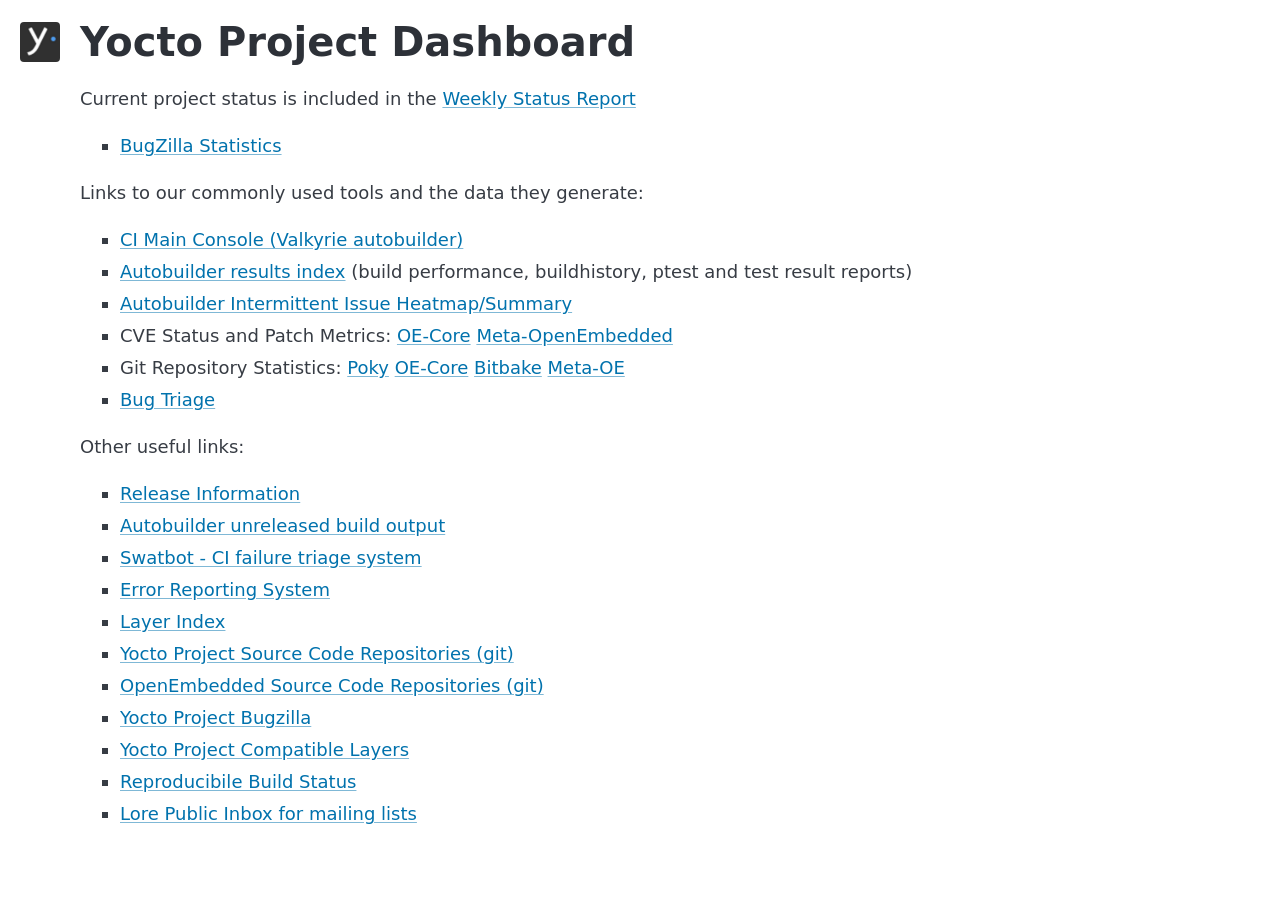
<file: scripts/dashboard/index.html>
<!DOCTYPE html>
<html>

<head>
  <title>Yocto Project Dashboard</title>
  <meta name="viewport" content="width=device-width, initial-scale=1.0">
  <link rel="stylesheet" href="resources/pico.fluid.classless.min.css">
  <link rel="stylesheet" href="resources/shared-styles.css">
  <link rel="apple-touch-icon" sizes="144x144" href="resources/apple-touch-icon.png">
  <link rel="icon" type="image/png" sizes="32x32" href="resources/favicon-32x32.png">
  <link rel="icon" type="image/png" sizes="16x16" href="resources/favicon-16x16.png">
</head>

<body>
  <main>
    <h1 class="with-logo">Yocto Project Dashboard</h1>
    <section>
      <p>Current project status is included in the <a href="https://wiki.yoctoproject.org/wiki/Weekly_Status">Weekly Status Report</a></p>
      <ul>
        <li><a href="bugzilla_stats.html">BugZilla Statistics</a></li>
      </ul>
      <p>Links to our commonly used tools and the data they generate:</p>
      <ul>
        <li><a href="https://autobuilder.yoctoproject.org/valkyrie/#/console">CI Main Console (Valkyrie autobuilder)</a></li>
        <li><a href="https://valkyrie.yocto.io/pub/non-release/">Autobuilder results index</a> (build performance, buildhistory, ptest and test result reports)</li>
        <li><a href="https://valkyrie.yocto.io/pub/non-release/abint/">Autobuilder Intermittent Issue Heatmap/Summary</a></li>
        <li>CVE Status and Patch Metrics: <a href="https://valkyrie.yocto.io/pub/non-release/patchmetrics/">OE-Core</a> <a href="https://valkyrie.yocto.io/pub/non-release/patchmetrics-meta-oe/">Meta-OpenEmbedded</a></li>
        <li>Git Repository Statistics: <a href="https://dashboard.yoctoproject.org/gitstats/poky/">Poky</a> <a href="https://dashboard.yoctoproject.org/gitstats/oecore/">OE-Core</a> <a href="https://dashboard.yoctoproject.org/gitstats/bitbake/">Bitbake</a> <a href="https://dashboard.yoctoproject.org/gitstats/meta-openembedded/">Meta-OE</a></li>
        <li><a href="bugtriage/">Bug Triage</a></li>
      </ul>
      <p>Other useful links:</p>
      </p>
      <ul>
        <li><a href="https://www.yoctoproject.org/development/releases/">Release Information</a></li>
        <li><a href="https://valkyrie.yocto.io/pub/">Autobuilder unreleased build output</a></li>
        <li><a href="https://swatbot.yoctoproject.org/">Swatbot - CI failure triage system</a></li>
        <li><a href="https://errors.yoctoproject.org/">Error Reporting System</a></li>
        <li><a href="https://layers.openembedded.org/">Layer Index</a></li>
        <li><a href="https://git.yoctoproject.org/">Yocto Project Source Code Repositories (git)</a></li>
        <li><a href="https://git.openembedded.org/">OpenEmbedded Source Code Repositories (git)</a></li>
        <li><a href="https://bugzilla.yoctoproject.org/">Yocto Project Bugzilla</a></li>
        <li><a href="https://www.yoctoproject.org/development/yocto-project-compatible-layers/">Yocto Project Compatible Layers</a></li>
        <li><a href="https://www.yoctoproject.org/reproducible-build-results/">Reproducibile Build Status</a></li>
        <li><a href="https://lore.kernel.org/">Lore Public Inbox for mailing lists</a></li>
      </ul>
    </section>
  </main>
</body>

</html>
</file>
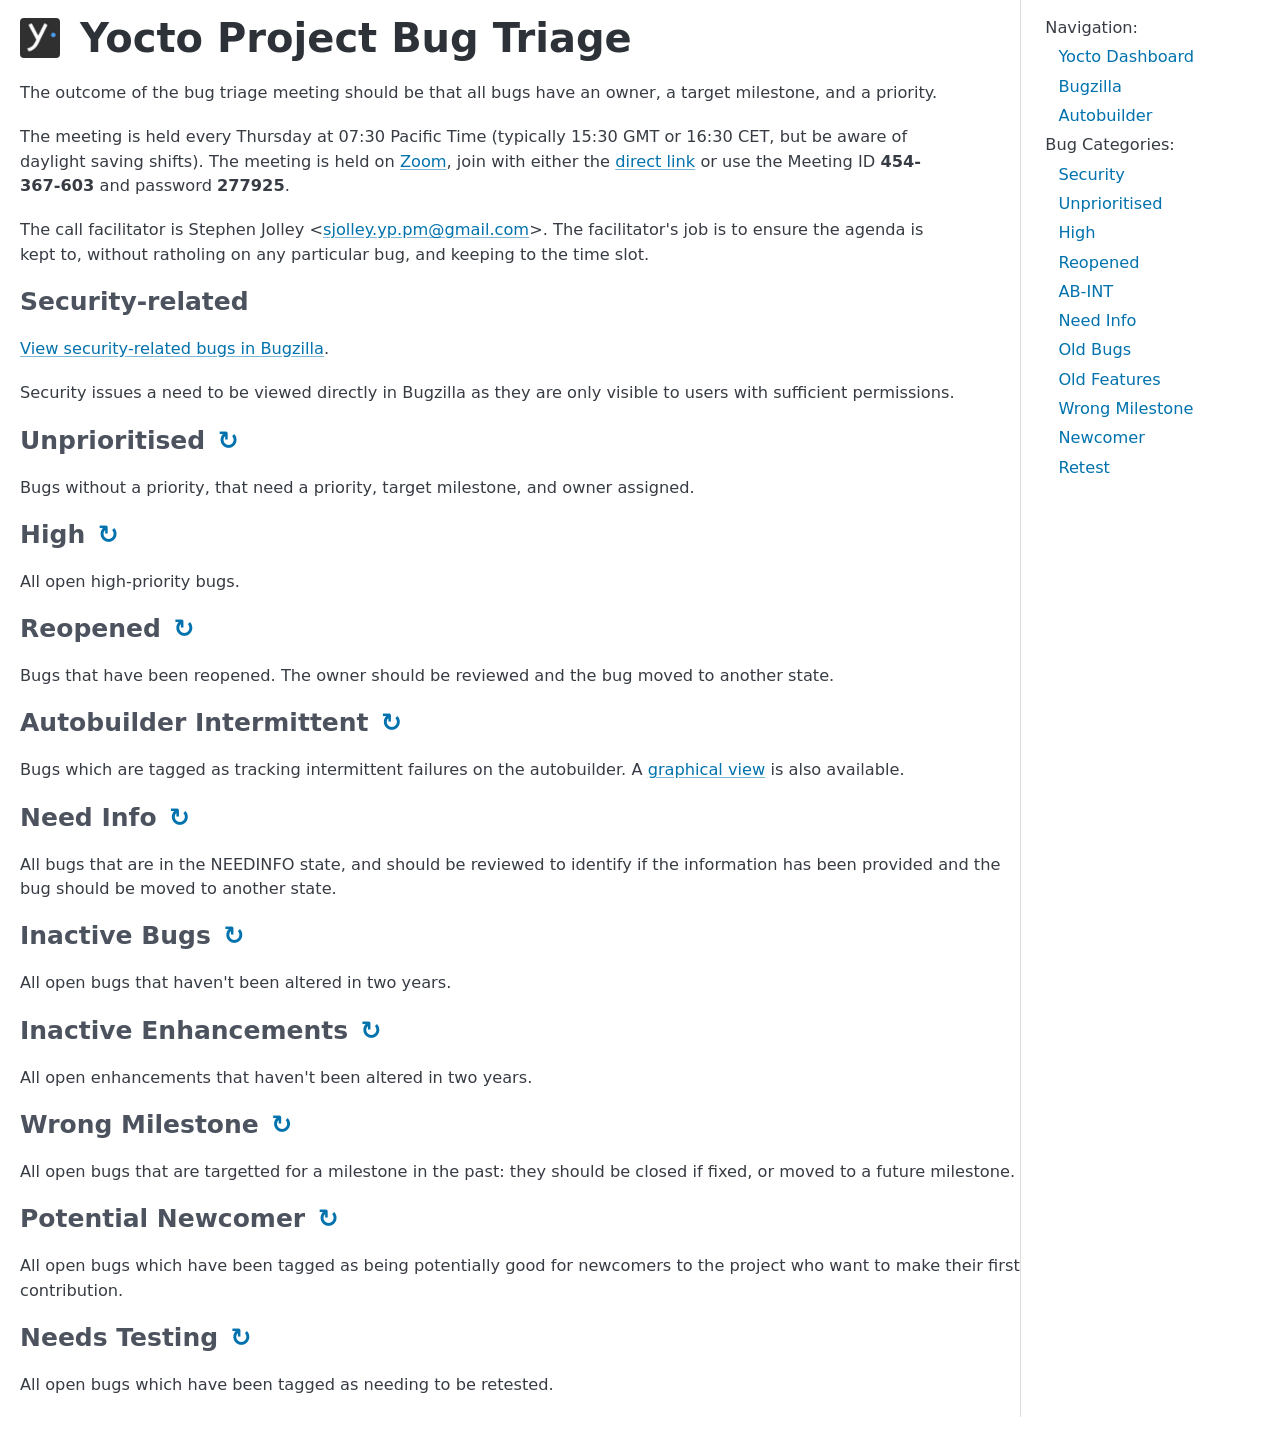
<file: scripts/dashboard/bugtriage/index.html>
<!DOCTYPE html>
<html lang="en">

<head>
  <meta charset="UTF-8">
  <meta name="viewport" content="width=device-width, initial-scale=1.0">
  <title>Bug Triage</title>
  <link rel="stylesheet" href="../resources/pico.fluid.classless.min.css">
  <link rel="stylesheet" href="../resources/shared-styles.css">
  <link rel="apple-touch-icon" sizes="144x144" href="../resources/apple-touch-icon.png">
  <link rel="icon" type="image/png" sizes="32x32" href="../resources/favicon-32x32.png">
  <link rel="icon" type="image/png" sizes="16x16" href="../resources/favicon-16x16.png">
  <script src="vanillajs-scrollspy.min.js"></script>
  <style>

    body {
      font-size: 0.9rem;
    }

    body>main {
      padding-block-start: 0;
    }

    section {
      margin-inline-start: 0;
    }

    .spread {
      display: flex;
      justify-content: space-between;
    }

    .content-with-sidebar {
      display: flex;
      flex-wrap: nowrap;
      flex-direction: row-reverse;
    }

    .content {
      padding-block-start: 1em;
    }

    .sidebar {
      border-left: 1px solid #ddd;
      width: 12rem;
      flex-shrink: 0;
    }

    th,
    td {
      padding-inline: 0.25em;
    }

    tr {
      vertical-align: top;
    }

    tr td:nth-child(2) {
      word-break: break-word;
    }

    th:last-of-type span {
      justify-content: end;
    }

    #table-of-contents {
      position: fixed;
      margin: 0.5em 1em;
    }

    #table-of-contents ul {
      padding: 0;
      margin: 0.5em;
    }

    #table-of-contents li {
      list-style: none;
    }

    #table-of-contents a {
      text-decoration: none;
      padding-inline-start: 0.5em;
      border-left: 5px solid transparent;
    }

    #table-of-contents a.active {
      font-weight: bold;
      border-left-color: var(--pico-primary);
    }

    .bug-count {
      padding-inline: 0.25em;
    }

    .reload-button {
      cursor: pointer;
      text-decoration: none;
      font-size: 0;
    }

    .reload-button::after {
      content: "↻";
      font-size: 1.25rem;
      display: inline-block;
    }

    .spin:after {
      animation: spinner 2s infinite linear;
    }

    @keyframes spinner {to{transform: rotate(1turn)}}

    [href="#top"] {
      cursor: pointer;
      text-decoration: none;
      font-size: 1em;
      padding-inline-end: 1em;
    }

    .table-container {
      margin-inline-start: 0;
      margin-inline-end: 0;
      max-width: calc(100vw - 14rem);
    }

    th {
      cursor: pointer;
    }

    th span {
      display: flex;
      flex-direction: row;
      flex-wrap: nowrap;
      align-items: center;
      gap: 0.5em;
    }

    th span:after {
      content: "";
      background-image: url("data:image/svg+xml,%3Csvg xmlns='http://www.w3.org/2000/svg' viewBox='0 0 640 640'%3E%3C!--!Font Awesome Free v7.2.0 by @fontawesome - https://fontawesome.com License - https://fontawesome.com/license/free Copyright 2026 Fonticons, Inc.--%3E%3Cpath d='M130.4 268.2C135.4 280.2 147 288 160 288L480 288C492.9 288 504.6 280.2 509.6 268.2C514.6 256.2 511.8 242.5 502.7 233.3L342.7 73.3C330.2 60.8 309.9 60.8 297.4 73.3L137.4 233.3C128.2 242.5 125.5 256.2 130.5 268.2zM130.4 371.7C125.4 383.7 128.2 397.4 137.3 406.6L297.3 566.6C309.8 579.1 330.1 579.1 342.6 566.6L502.6 406.6C511.8 397.4 514.5 383.7 509.5 371.7C504.5 359.7 492.9 352 480 352L160 352C147.1 352 135.4 359.8 130.4 371.8z'/%3E%3C/svg%3E");
      color: #111;
      opacity: 0.25;
      width: 1em;
      height: 1em;
    }
    
    @media (prefers-color-scheme: dark) {
      th span:after {
        color: #EEE;
      }
    }

    th[aria-sort="ascending"] span:after {
      content: "";
      background-image: url("data:image/svg+xml,%3Csvg xmlns='http://www.w3.org/2000/svg' viewBox='0 0 640 640'%3E%3C!--!Font Awesome Free v7.2.0 by @fontawesome - https://fontawesome.com License - https://fontawesome.com/license/free Copyright 2026 Fonticons, Inc.--%3E%3Cpath d='M160 288C147.1 288 135.4 280.2 130.4 268.2C125.4 256.2 128.2 242.5 137.4 233.4L297.4 73.4C309.9 60.9 330.2 60.9 342.7 73.4L502.7 233.4C511.9 242.6 514.6 256.3 509.6 268.3C504.6 280.3 492.9 288 480 288L160 288z'/%3E%3C/svg%3E");
      opacity: 1;
    }
    
    th[aria-sort="descending"] span:after {
      content: "";
      background-image: url("data:image/svg+xml,%3Csvg xmlns='http://www.w3.org/2000/svg' viewBox='0 0 640 640'%3E%3C!--!Font Awesome Free v7.2.0 by @fontawesome - https://fontawesome.com License - https://fontawesome.com/license/free Copyright 2026 Fonticons, Inc.--%3E%3Cpath d='M160 352C147.1 352 135.4 359.8 130.4 371.8C125.4 383.8 128.2 397.5 137.4 406.6L297.4 566.6C309.9 579.1 330.2 579.1 342.7 566.6L502.7 406.6C511.9 397.4 514.6 383.7 509.6 371.7C504.6 359.7 492.9 352 480 352L160 352z'/%3E%3C/svg%3E");
      opacity: 1;
    }

    #nav-drawer-open, 
    #nav-drawer-close {
      display: none;
      cursor: pointer;
      font-size: 2.5rem;
      line-height: 0.9em;
    } 

    #nav-drawer-open {
      margin-inline-end: 0.75em;
    }

    #nav-drawer-close {
      width: 100%;
      text-align: right;
      margin-top: 0.35em;
      padding-inline-end: 0.4em;
    }
    
    @media (max-width: 1023px) {
      body>main {
        padding-right: 0;
      }
      #nav-drawer-open, 
      #nav-drawer-close {
        display: block;
      } 
      .spread {
        display: flex;
        justify-content: space-between;
      }
      .sticky {
        position: sticky;
        top: 0;
        margin-inline-start: calc(var(--pico-block-spacing-horizontal) * -1);
        padding-inline-start: var(--pico-block-spacing-horizontal);
        margin-block-start: calc(var(--pico-block-spacing-vertical) * -1);
        padding-block-start: var(--pico-block-spacing-vertical);
        background-color: white;
        z-index: 1;
      }

      body.show-nav .sidebar{
        transform: translateX(0em);
      }
      .sidebar {
        display: block;
        position: fixed;
        background: white;
        height: 100vh;
        z-index: 1;
        transform: translateX(22em);
        width: auto;
        transition: all 0.5s;
        overflow-y: auto;
        z-index: 2;
      }
      #table-of-contents {
        position: relative;
        margin-bottom: 2em;
      }
      section {
        margin-inline: 0;
      }
      .table-container {
        overflow-x: auto;
        max-width: 95vw;
      }
      /* make summary column fixed width on small screens */
      td:nth-child(2) {
        min-width: 30ch;
      }
    }
  </style>
</head>

<body>
  <main>
    <div class="content-with-sidebar">
      <div class="sidebar">
        <div id="table-of-contents">
          <div id="nav-drawer-close">×</div>
          <ul>
            <li>Navigation:</li>
            <li><a href="/">Yocto Dashboard</a></li>
            <li><a href="https://bugzilla.yoctoproject.org/">Bugzilla</a></li>
            <li><a href="https://autobuilder.yoctoproject.org/">Autobuilder</a></li>
            <li>Bug Categories:</li>
            <li><a href="#security-container">Security<span class="bug-count"></span></a></li>
            <li><a href="#unprioritised-container">Unprioritised<span class="bug-count"></span></a></li>
            <li><a href="#high-container">High<span class="bug-count"></span></a></li>
            <li><a href="#reopened-container">Reopened<span class="bug-count"></span></a></li>
            <li><a href="#abint-container">AB-INT<span class="bug-count"></span></a></li>
            <li><a href="#needinfo-container">Need Info<span class="bug-count"></span></a></li>
            <li><a href="#inactivebugs-container">Old Bugs<span class="bug-count"></span></a></li>
            <li><a href="#inactivefeatures-container">Old Features<span class="bug-count"></span></a></li>
            <li><a href="#oldmilestone-container">Wrong Milestone<span class="bug-count"></span></a></li>
            <li><a href="#newcomer-container">Newcomer<span class="bug-count"></span></a></li>
            <li><a href="#retest-container">Retest<span class="bug-count"></span></a></li>
          </ul>
        </div>
      </div>
      <div class="content">
        <div class="spread sticky">
          <h1 id="top" class="with-logo">Yocto Project Bug Triage</h1>
          <div id="nav-drawer-open">≡</div>
        </div>
        <section>
          <p>
            The outcome of the bug triage meeting should be that all bugs have an
            owner, a target milestone, and a priority.
          </p>
          <p>
            The meeting is held every Thursday at 07:30 Pacific Time (typically
            15:30 GMT or 16:30 CET, but be aware of daylight saving shifts). The
            meeting is held on <a href="https://zoom.us/">Zoom</a>, join with either the <a href="https://zoom.us/j/454367603?pwd=ZGxoa2ZXL3FkM3Y0bFd5aVpHVVZ6dz09">direct
              link</a> or use the Meeting ID <strong>454-367-603</strong> and password
            <strong>277925</strong>.
          </p>
          <p>
            The call facilitator is Stephen Jolley &lt;<a href="mailto:sjolley.yp.pm@gmail.com">sjolley.yp.pm@gmail.com</a>&gt;. The
            facilitator's job is to ensure the agenda is kept to, without ratholing
            on any particular bug, and keeping to the time slot.
          </p>
        </section>
        <section id="security-container" class="table-container">
          <h4>Security-related</h4>
          <p>
            <a href="https://bugzilla.yoctoproject.org/buglist.cgi?list_id=604307&resolution=---&query_format=advanced&bug_status=UNCONFIRMED&bug_status=NEW&bug_status=ACCEPTED&bug_status=IN%20PROGRESS%20DESIGN&bug_status=IN%20PROGRESS%20DESIGN%20COMPLETE&bug_status=IN%20PROGRESS%20IMPLEMENTATION&bug_status=IN%20PROGRESS%20REVIEW&bug_status=REOPENED&bug_status=NEEDINFO&product=Security&product=Security%20-%20Recipe%20Upgrade" target="_blank">View security-related bugs in Bugzilla</a>.
          </p>
          <p>
            Security issues a need to be viewed directly in Bugzilla as they are
            only visible to users with sufficient permissions.
          </p>
        </section>
        
        <section id="unprioritised-container" class="table-container">
          <span class="spread">
            <span>
              <h4>Unprioritised<span class="bug-count"></span><a class="reload-button" onclick="reloadTable('#unprioritised');">Reload Bugs</a></h4>
            </span>
          </span>
          <p>
            Bugs without a priority, that need a priority, target milestone, and owner assigned.
          </p>
          <div id="unprioritised"></div>
        </section>

        <section id="high-container" class="table-container">
          <span class="spread">
            <span>
              <h4>High<span class="bug-count"></span><a class="reload-button" onclick="reloadTable('#high');">Reload Bugs</a></h4>
            </span>
          </span>
          <p>
            All open high-priority bugs.
          </p>
          <div id="high"></div>
        </section>

        <section id="reopened-container" class="table-container">
          <span class="spread">
            <span>
              <h4>Reopened<span class="bug-count"></span><a class="reload-button" onclick="reloadTable('#reopened');">Reload Bugs</a></h4>
            </span>
          </span>
          <p>
            Bugs that have been reopened. The owner should be reviewed and the bug
            moved to another state.
          </p>
          <div id="reopened"></div>
        </section>

        <section id="abint-container" class="table-container">
          <span class="spread">
            <span>
              <h4>Autobuilder Intermittent<span class="bug-count"></span><a class="reload-button" onclick="reloadTable('#abint');">Reload Bugs</a></h4>
            </span>
          </span>
          <p>
            Bugs which are tagged as tracking intermittent failures on the
            autobuilder. A <a href="https://valkyrie.yocto.io/pub/non-release/abint/" target="_blank">graphical
              view</a> is also available.
          </p>
          <div id="abint"></div>
        </section>

        <section id="needinfo-container" class="table-container">
          <span class="spread">
            <span>
              <h4>Need Info<span class="bug-count"></span><a class="reload-button" onclick="reloadTable('#needinfo');">Reload Bugs</a></h4>
            </span>
          </span>
          <p>
            All bugs that are in the NEEDINFO state, and should be reviewed to
            identify if the information has been provided and the bug should be
            moved to another state.
          </p>
          <div id="needinfo"></div>
        </section>

        <section id="inactivebugs-container" class="table-container">
          <span class="spread">
            <span>
              <h4>Inactive Bugs<span class="bug-count"></span><a class="reload-button" onclick="reloadTable('#inactivebugs');">Reload Bugs</a></h4>
            </span>
          </span>
          <p>
            All open bugs that haven't been altered in two years.
          </p>
          <div id="inactivebugs"></div>
        </section>

        <section id="inactivefeatures-container" class="table-container">
          <span class="spread">
            <span>
              <h4>Inactive Enhancements<span class="bug-count"></span><a class="reload-button" onclick="reloadTable('#inactivefeatures');">Reload Bugs</a></h4>
            </span>
          </span>
          <p>
            All open enhancements that haven't been altered in two years.
          </p>
          <div id="inactivefeatures"></div>
        </section>

        <section id="oldmilestone-container" class="table-container">
          <span class="spread">
            <span>
              <h4>Wrong Milestone<span class="bug-count"></span><a class="reload-button" onclick="reloadTable('#oldmilestone');">Reload Bugs</a></h4>
            </span>
          </span>
          <p>
            All open bugs that are targetted for a milestone in the past: they
            should be closed if fixed, or moved to a future milestone.
          </p>
          <div id="oldmilestone"></div>
        </section>

        <section id="newcomer-container" class="table-container">
          <span class="spread">
            <span>
              <h4>Potential Newcomer<span class="bug-count"></span><a class="reload-button" onclick="reloadTable('#newcomer');">Reload Bugs</a></h4>
            </span>
          </span>
          <p>
            All open bugs which have been tagged as being potentially good for
            newcomers to the project who want to make their first contribution.
          </p>
          <div id="newcomer"></div>
        </section>

        <section id="retest-container" class="table-container">
          <span class="spread">
            <span>
              <h4>Needs Testing<span class="bug-count"></span><a class="reload-button" onclick="reloadTable('#retest');">Reload Bugs</a></h4>
            </span>
          </span>
          <p>
            All open bugs which have been tagged as needing to be retested.
          </p>
          <div id="retest"></div>
        </section>
      </div>
    </div>

  </main>
  <script src="tablesort.min.js"></script>
  <script src="tablesort.number.js"></script>
  <script type="text/javascript">
    // highlight nav items
    navigation.addEventListener("navigate", (event) => {
      // Unhighlight any highlighted link
      document.querySelector('a.active')?.classList.remove("active");
      // If we’ve navigated to an anchor, highlight the corresponding link(s)
      const url = new URL(event.destination.url);
      if (url.hash) {
        document.querySelector(`[href="${url.hash}"]`)?.classList.add("active");
      }
    })
  </script>
  <script type="text/javascript">
    // Handle toggle of nav drawer
    document.querySelector('#nav-drawer-open').addEventListener('click', (event) => {
      const body = document.querySelector('body')
      body.classList.toggle('show-nav')
    })

    document.querySelector('#nav-drawer-close').addEventListener('click', (event) => {
      const body = document.querySelector('body')
      body.classList.toggle('show-nav')
    })

    const menu = document.querySelector('#table-of-contents')
    const scrollspy = VanillaScrollspy({ menu })
    scrollspy.init()
    
  </script>
  <script>
    const serverUrl = "https://bugzilla.yoctoproject.org";

    const ignoreProducts = [
      "opkg",
      "Security Response Tool",
      "Toaster",
      "Yocto Project Compatible"
    ];

    // Fields to display (bugzilla field name -> column header)
    const fields = new Map([
      ["id", "ID"],
      ["summary", "Summary"],
      ["product", "Product"],
      ["status", "Status"],
      ["target_milestone", "Milestone"],
      ["assigned_to", "Owner"],
    ]);

    function appendBugCount(selector, bugCount) {
      // Appends the bug count to both the section headline and
      // the corresponding navigation item
      const container = document.querySelector(selector).closest("section")
      const headline =  container.querySelector('.bug-count')
      headline.innerText = `(${bugCount})`

      const anchor = `#${container.getAttribute('id')}`
      const navLink = document.querySelector(`[href="${anchor}"] .bug-count`)
      navLink.innerText = `(${bugCount})`
    }

    function populateTable(selector, bugs) {
      if (bugs.length === 0) {
        const p = document.createElement("p");
        p.innerHTML = "<em>No bugs found</em>.";
        document.querySelector(selector).replaceChildren(p);
        appendBugCount(selector, 0)
        return;
      }

      const table = document.createElement("table");

      const header = table.appendChild(document.createElement("thead"));
      const tr = header.appendChild(document.createElement("tr"));
      for (const [key, value] of fields.entries()) {
        const th = document.createElement("th")
        tr.appendChild(th).appendChild(document.createElement("span")).append(value);
        if (key === 'id') {
            th.setAttribute('data-sort-method', 'number')
        }
      }

      const body = table.appendChild(document.createElement("tbody"));
      for (const bug of bugs) {
        const row = body.appendChild(document.createElement("tr"));
        for (const field of fields.keys()) {
          const td = row.appendChild(document.createElement("td"));
          if (field === "id")
            td.innerHTML = `<a href="${serverUrl}/show_bug.cgi?id=${bug.id}" target="_blank">${bug.id}</a>`
          else
            td.innerHTML = bug[field];
        }
      }

      const footer = table.appendChild(document.createElement("tfoot"));
      footer.innerHTML = `<tr><td colspan="${fields.size}">${bugs.length} bug${bugs.length > 1 ? 's' : ''} found</td></tr>`;

      appendBugCount(selector, bugs.length)

      new Tablesort(table);

      document.querySelector(selector).replaceChildren(table);
    }

    async function searchBugs(selector, params) {
      // Refresh a section
      const table = document.querySelector(selector)
      const container = document.querySelector(selector).closest("section")
      const reloadButton = container.querySelector('.reload-button')
      reloadButton.classList.toggle('spin')

      try {
        params.append("include_fields", Array.from(fields.keys()).join());
        params.append("f0", "product",)
        params.append("o0", "notregexp",)
        params.append("v0", `^(${ignoreProducts.map((s) => escapeRegExp(s)).join("|")})$`)

        const response = await fetch(`${serverUrl}/rest/bug?${params}`);
        if (!response.ok) {
          throw new Error(`Failed to fetch: ${response.statusText}`);
        }

        const data = await response.json();
        populateTable(selector, data.bugs);
      } catch (error) {
        console.error(`Failed to fetch bugs for ${selector}: ${error}`);
        alert("Error fetching bugs. Check the console for details.");
      }
      reloadButton.classList.toggle('spin')
    }

    async function bugsByWhiteboard(table, keyword) {
      const params = new URLSearchParams({
        resolution: "---",
        whiteboard: keyword,
      });
      const bugs = await searchBugs(table, params);
    }

    async function bugsByPriority(table, priority) {
      const params = new URLSearchParams({
        resolution: "---",
        priority: priority
      });
      const bugs = await searchBugs(table, params);
    }

    async function bugsByStatus(table, status) {
      const params = new URLSearchParams({
        status: status
      });
      const bugs = await searchBugs(table, params);
    }

    async function bugsInactive(table, operator) {
      const params = new URLSearchParams({
        resolution: "---",
        f1: "days_elapsed",
        o1: "greaterthaneq",
        v1: 365 * 2,
        f2: "bug_severity",
        o2: operator,
        v2: "enhancement"
      });
      const bugs = await searchBugs(table, params);
    }

    function escapeRegExp(string) {
      // In the Glorious Future we can use RegExp.escape()
      return string.replace(/[.*+?^${}()|[\]\\]/g, '\\$&');
    }

    async function getActiveReleases() {
      // Download releases.json and use it to generate the active milestones.

      // Start with milestones that are always active
      const active = [
        "---",
        "0.0.0",
        "5.99",
        "6.99",
        "Q1",
        "Q2",
        "Q3",
        "Q4",
        "future"
      ];

      const response = await fetch("https://dashboard.yoctoproject.org/releases.json");
      if (!response.ok) {
        throw new Error(`Failed to fetch releases: ${response.statusText}`);
      }

      const releases = await response.json();
      for (const release of releases) {
        if (release.series !== "current")
          continue

        if (release.latest_tag) {
          // If there is a latest_tag set then this series has been releases, so
          // add point releases.

          const parts = release.latest_tag.split(".");
          // Pad to three digits if needed
          const origlen = parts.length;
          parts.length = 3;
          parts.fill(0, origlen);

          // Add the next ten point releases to be sure we cover all the future releases.
          for (let i = 0; i < 10; i++) {
            // Let JavaScript so-called-typing ignore the fact that we're incrementing a string
            parts[parts.length - 1]++;
            active.push(parts.join("."));
          }
        } else {
          // If there's not a latest_tag set then this is the current development cycle.

          function createMilestones(version) {
            // Create all milestones for a specific version
            return new Set([1, 2, 3, 4].map((m) => `${version} M${m}`));
          }

          // The current release is active (e.g. 5.3)
          active.push(release.series_version);

          // And so is the next minor release (eg 5.4)
          let parts = release.series_version.split(".");
          parts[parts.length - 1]++;
          let next = parts.join(".");
          active.push(next);
          // And all of the next releases milestones
          active.push(...createMilestones(next));

          // All remaining milestones in this release
          let milestones = createMilestones(release.series_version);
          // Remove the milestones that have been releases. Map the tag names to milestone names here.
          const seenMilestones = new Set(release.releases.map((s) => s.replace("_", " ")));
          milestones = milestones.difference(seenMilestones);
          active.push(...milestones);

          // The next major release (eg 6.0) is active
          parts = release.series_version.split(".");
          next = `${parseInt(parts[0]) + 1}.0`
          active.push(next);
          // And all of the next releases milestones
          active.push(...createMilestones(next));
        }
      }
      return active;
    }

    async function bugsOldMilestone(table) {
      const activeMilestones = await getActiveReleases();

      const params = new URLSearchParams({
        resolution: "---",
        f1: "target_milestone",
        o1: "notregexp",
        v1: `^(${activeMilestones.map((s) => escapeRegExp(s)).join("|")})$`
      });
      const bugs = await searchBugs(table, params);
    }

    function reloadTable(table) {
      switch (table) {
        case "#unprioritised":
          bugsByPriority(table, "Undecided");
          break;
        case "#high":
          bugsByPriority(table, "High");
          break;
        case "#abint":
          bugsByWhiteboard(table, "AB-INT");
          break;
        case "#newcomer":
          bugsByWhiteboard(table, "NEWCOMER");
          break;
        case "#retest":
          bugsByWhiteboard(table, "RETEST");
          break;
        case "#reopened":
          bugsByStatus(table, "REOPENED");
          break;
        case "#needinfo":
          bugsByStatus(table, "NEEDINFO");
          break;
        case "#inactivebugs":
          bugsInactive(table, "notequals");
          break;
        case "#inactivefeatures":
          bugsInactive(table, "equals");
          break;
        case "#oldmilestone":
          bugsOldMilestone(table);
          break;
      }
    }

    reloadTable("#unprioritised");
    reloadTable("#high");
    reloadTable("#abint");
    reloadTable("#newcomer");
    reloadTable("#reopened");
    reloadTable("#needinfo");
    reloadTable("#inactivebugs");
    reloadTable("#inactivefeatures");
    reloadTable("#oldmilestone");
    reloadTable("#retest");
  </script>
</body>

</html>
</file>
<file: scripts/dashboard/resources/shared-styles.css>
/* 

Shared Styles for various Pico-styled Yocto web properties within this repo:

- Dashboard:                  https://dashboard.yoctoproject.org/
- BugZilla Stats:             https://dashboard.yoctoproject.org/bugzilla_stats.html
- Bug Triage:                 https://dashboard.yoctoproject.org/bugtriage/
- Autobuilder Issue Summary:  https://valkyrie.yocto.io/pub/non-release/abint/
  This lives in `/scripts/abint` and since it lives under a different URL, has its own copy of this file and related assets.

The repo `yocto-metrics` also uses the same/similar styles for these pages:

- Current CVE status for meta-openembedded:    https://valkyrie.yocto.io/pub/non-release/patchmetrics-meta-oe/
- Patchmetrics:                                https://valkyrie.yocto.io/pub/non-release/patchmetrics/

*/

html {
  scroll-behavior: smooth;
  scroll-padding-top: 1em;
}

main {
  font-size: 0.9em;
}

section {
  max-width: 55rem;
  margin-inline: 3rem;
}

.indented {
  margin-inline: 3rem;
}

h1.with-logo{
  position: relative;
  margin-inline-start: 3rem;
}

h1.with-logo::before {
  content: "";
  background: url(apple-touch-icon.png);
  width: 1em;
  height: 1em;
  display: block;
  background-size: contain;
  position: absolute;
  left: -1.5em;
  top: 0.05em;
  border-radius: 10%;
}

h2 {
  padding-top: 1em;
}

.header {
  display: flex;
  flex-direction: row;
  flex-wrap: nowrap;
  align-items: flex-start;
  gap: 1em
}

.logo {
  height: 2.6em;
  border-radius: 10%;
}

.chart-container {
  /* Apache eCharts like to have a container that already has a height */
  height: 400px;
  width: 100%;
}
</file>
<file: scripts/dashboard/resources/pico.fluid.classless.min.css>
@charset "UTF-8";/*!
 * Pico CSS ✨ v2.1.1 (https://picocss.com)
 * Copyright 2019-2025 - Licensed under MIT
 */:host,:root{--pico-font-family-emoji:"Apple Color Emoji","Segoe UI Emoji","Segoe UI Symbol","Noto Color Emoji";--pico-font-family-sans-serif:system-ui,"Segoe UI",Roboto,Oxygen,Ubuntu,Cantarell,Helvetica,Arial,"Helvetica Neue",sans-serif,var(--pico-font-family-emoji);--pico-font-family-monospace:ui-monospace,SFMono-Regular,"SF Mono",Menlo,Consolas,"Liberation Mono",monospace,var(--pico-font-family-emoji);--pico-font-family:var(--pico-font-family-sans-serif);--pico-line-height:1.5;--pico-font-weight:400;--pico-font-size:100%;--pico-text-underline-offset:0.1rem;--pico-border-radius:0.25rem;--pico-border-width:0.0625rem;--pico-outline-width:0.125rem;--pico-transition:0.2s ease-in-out;--pico-spacing:1rem;--pico-typography-spacing-vertical:1rem;--pico-block-spacing-vertical:var(--pico-spacing);--pico-block-spacing-horizontal:var(--pico-spacing);--pico-form-element-spacing-vertical:0.75rem;--pico-form-element-spacing-horizontal:1rem;--pico-group-box-shadow:0 0 0 rgba(0, 0, 0, 0);--pico-group-box-shadow-focus-with-button:0 0 0 var(--pico-outline-width) var(--pico-primary-focus);--pico-group-box-shadow-focus-with-input:0 0 0 0.0625rem var(--pico-form-element-border-color);--pico-modal-overlay-backdrop-filter:blur(0.375rem);--pico-nav-element-spacing-vertical:1rem;--pico-nav-element-spacing-horizontal:0.5rem;--pico-nav-link-spacing-vertical:0.5rem;--pico-nav-link-spacing-horizontal:0.5rem;--pico-nav-breadcrumb-divider:">";--pico-icon-checkbox:url("data:image/svg+xml,%3Csvg xmlns='http://www.w3.org/2000/svg' width='24' height='24' viewBox='0 0 24 24' fill='none' stroke='rgb(255, 255, 255)' stroke-width='4' stroke-linecap='round' stroke-linejoin='round'%3E%3Cpolyline points='20 6 9 17 4 12'%3E%3C/polyline%3E%3C/svg%3E");--pico-icon-minus:url("data:image/svg+xml,%3Csvg xmlns='http://www.w3.org/2000/svg' width='24' height='24' viewBox='0 0 24 24' fill='none' stroke='rgb(255, 255, 255)' stroke-width='4' stroke-linecap='round' stroke-linejoin='round'%3E%3Cline x1='5' y1='12' x2='19' y2='12'%3E%3C/line%3E%3C/svg%3E");--pico-icon-chevron:url("data:image/svg+xml,%3Csvg xmlns='http://www.w3.org/2000/svg' width='24' height='24' viewBox='0 0 24 24' fill='none' stroke='rgb(136, 145, 164)' stroke-width='2' stroke-linecap='round' stroke-linejoin='round'%3E%3Cpolyline points='6 9 12 15 18 9'%3E%3C/polyline%3E%3C/svg%3E");--pico-icon-date:url("data:image/svg+xml,%3Csvg xmlns='http://www.w3.org/2000/svg' width='24' height='24' viewBox='0 0 24 24' fill='none' stroke='rgb(136, 145, 164)' stroke-width='2' stroke-linecap='round' stroke-linejoin='round'%3E%3Crect x='3' y='4' width='18' height='18' rx='2' ry='2'%3E%3C/rect%3E%3Cline x1='16' y1='2' x2='16' y2='6'%3E%3C/line%3E%3Cline x1='8' y1='2' x2='8' y2='6'%3E%3C/line%3E%3Cline x1='3' y1='10' x2='21' y2='10'%3E%3C/line%3E%3C/svg%3E");--pico-icon-time:url("data:image/svg+xml,%3Csvg xmlns='http://www.w3.org/2000/svg' width='24' height='24' viewBox='0 0 24 24' fill='none' stroke='rgb(136, 145, 164)' stroke-width='2' stroke-linecap='round' stroke-linejoin='round'%3E%3Ccircle cx='12' cy='12' r='10'%3E%3C/circle%3E%3Cpolyline points='12 6 12 12 16 14'%3E%3C/polyline%3E%3C/svg%3E");--pico-icon-search:url("data:image/svg+xml,%3Csvg xmlns='http://www.w3.org/2000/svg' width='24' height='24' viewBox='0 0 24 24' fill='none' stroke='rgb(136, 145, 164)' stroke-width='1.5' stroke-linecap='round' stroke-linejoin='round'%3E%3Ccircle cx='11' cy='11' r='8'%3E%3C/circle%3E%3Cline x1='21' y1='21' x2='16.65' y2='16.65'%3E%3C/line%3E%3C/svg%3E");--pico-icon-close:url("data:image/svg+xml,%3Csvg xmlns='http://www.w3.org/2000/svg' width='24' height='24' viewBox='0 0 24 24' fill='none' stroke='rgb(136, 145, 164)' stroke-width='3' stroke-linecap='round' stroke-linejoin='round'%3E%3Cline x1='18' y1='6' x2='6' y2='18'%3E%3C/line%3E%3Cline x1='6' y1='6' x2='18' y2='18'%3E%3C/line%3E%3C/svg%3E");--pico-icon-loading:url("data:image/svg+xml,%3Csvg fill='none' height='24' width='24' viewBox='0 0 24 24' xmlns='http://www.w3.org/2000/svg' %3E%3Cstyle%3E g %7B animation: rotate 2s linear infinite; transform-origin: center center; %7D circle %7B stroke-dasharray: 75,100; stroke-dashoffset: -5; animation: dash 1.5s ease-in-out infinite; stroke-linecap: round; %7D @keyframes rotate %7B 0%25 %7B transform: rotate(0deg); %7D 100%25 %7B transform: rotate(360deg); %7D %7D @keyframes dash %7B 0%25 %7B stroke-dasharray: 1,100; stroke-dashoffset: 0; %7D 50%25 %7B stroke-dasharray: 44.5,100; stroke-dashoffset: -17.5; %7D 100%25 %7B stroke-dasharray: 44.5,100; stroke-dashoffset: -62; %7D %7D %3C/style%3E%3Cg%3E%3Ccircle cx='12' cy='12' r='10' fill='none' stroke='rgb(136, 145, 164)' stroke-width='4' /%3E%3C/g%3E%3C/svg%3E")}@media (min-width:576px){:host,:root{--pico-font-size:106.25%}}@media (min-width:768px){:host,:root{--pico-font-size:112.5%}}@media (min-width:1024px){:host,:root{--pico-font-size:118.75%}}@media (min-width:1280px){:host,:root{--pico-font-size:125%}}@media (min-width:1536px){:host,:root{--pico-font-size:131.25%}}a{--pico-text-decoration:underline}small{--pico-font-size:0.875em}h1,h2,h3,h4,h5,h6{--pico-font-weight:700}h1{--pico-font-size:2rem;--pico-line-height:1.125;--pico-typography-spacing-top:3rem}h2{--pico-font-size:1.75rem;--pico-line-height:1.15;--pico-typography-spacing-top:2.625rem}h3{--pico-font-size:1.5rem;--pico-line-height:1.175;--pico-typography-spacing-top:2.25rem}h4{--pico-font-size:1.25rem;--pico-line-height:1.2;--pico-typography-spacing-top:1.874rem}h5{--pico-font-size:1.125rem;--pico-line-height:1.225;--pico-typography-spacing-top:1.6875rem}h6{--pico-font-size:1rem;--pico-line-height:1.25;--pico-typography-spacing-top:1.5rem}tfoot td,tfoot th,thead td,thead th{--pico-font-weight:600;--pico-border-width:0.1875rem}code,kbd,pre,samp{--pico-font-family:var(--pico-font-family-monospace)}kbd{--pico-font-weight:bolder}:where(select,textarea),input:not([type=submit],[type=button],[type=reset],[type=checkbox],[type=radio],[type=file]){--pico-outline-width:0.0625rem}[type=search]{--pico-border-radius:5rem}[type=checkbox],[type=radio]{--pico-border-width:0.125rem}[type=checkbox][role=switch]{--pico-border-width:0.1875rem}[role=search]{--pico-border-radius:5rem}[role=group] [role=button],[role=group] [type=button],[role=group] [type=submit],[role=group] button,[role=search] [role=button],[role=search] [type=button],[role=search] [type=submit],[role=search] button{--pico-form-element-spacing-horizontal:2rem}details summary[role=button]::after{filter:brightness(0) invert(1)}[aria-busy=true]:not(input,select,textarea):is(button,[type=submit],[type=button],[type=reset],[role=button])::before{filter:brightness(0) invert(1)}:host(:not([data-theme=dark])),:root:not([data-theme=dark]),[data-theme=light]{color-scheme:light;--pico-background-color:#fff;--pico-color:#373c44;--pico-text-selection-color:rgba(2, 154, 232, 0.25);--pico-muted-color:#646b79;--pico-muted-border-color:rgb(231, 234, 239.5);--pico-primary:#0172ad;--pico-primary-background:#0172ad;--pico-primary-border:var(--pico-primary-background);--pico-primary-underline:rgba(1, 114, 173, 0.5);--pico-primary-hover:#015887;--pico-primary-hover-background:#02659a;--pico-primary-hover-border:var(--pico-primary-hover-background);--pico-primary-hover-underline:var(--pico-primary-hover);--pico-primary-focus:rgba(2, 154, 232, 0.5);--pico-primary-inverse:#fff;--pico-secondary:#5d6b89;--pico-secondary-background:#525f7a;--pico-secondary-border:var(--pico-secondary-background);--pico-secondary-underline:rgba(93, 107, 137, 0.5);--pico-secondary-hover:#48536b;--pico-secondary-hover-background:#48536b;--pico-secondary-hover-border:var(--pico-secondary-hover-background);--pico-secondary-hover-underline:var(--pico-secondary-hover);--pico-secondary-focus:rgba(93, 107, 137, 0.25);--pico-secondary-inverse:#fff;--pico-contrast:#181c25;--pico-contrast-background:#181c25;--pico-contrast-border:var(--pico-contrast-background);--pico-contrast-underline:rgba(24, 28, 37, 0.5);--pico-contrast-hover:#000;--pico-contrast-hover-background:#000;--pico-contrast-hover-border:var(--pico-contrast-hover-background);--pico-contrast-hover-underline:var(--pico-secondary-hover);--pico-contrast-focus:rgba(93, 107, 137, 0.25);--pico-contrast-inverse:#fff;--pico-box-shadow:0.0145rem 0.029rem 0.174rem rgba(129, 145, 181, 0.01698),0.0335rem 0.067rem 0.402rem rgba(129, 145, 181, 0.024),0.0625rem 0.125rem 0.75rem rgba(129, 145, 181, 0.03),0.1125rem 0.225rem 1.35rem rgba(129, 145, 181, 0.036),0.2085rem 0.417rem 2.502rem rgba(129, 145, 181, 0.04302),0.5rem 1rem 6rem rgba(129, 145, 181, 0.06),0 0 0 0.0625rem rgba(129, 145, 181, 0.015);--pico-h1-color:#2d3138;--pico-h2-color:#373c44;--pico-h3-color:#424751;--pico-h4-color:#4d535e;--pico-h5-color:#5c6370;--pico-h6-color:#646b79;--pico-mark-background-color:rgb(252.5, 230.5, 191.5);--pico-mark-color:#0f1114;--pico-ins-color:rgb(28.5, 105.5, 84);--pico-del-color:rgb(136, 56.5, 53);--pico-blockquote-border-color:var(--pico-muted-border-color);--pico-blockquote-footer-color:var(--pico-muted-color);--pico-button-box-shadow:0 0 0 rgba(0, 0, 0, 0);--pico-button-hover-box-shadow:0 0 0 rgba(0, 0, 0, 0);--pico-table-border-color:var(--pico-muted-border-color);--pico-table-row-stripped-background-color:rgba(111, 120, 135, 0.0375);--pico-code-background-color:rgb(243, 244.5, 246.75);--pico-code-color:#646b79;--pico-code-kbd-background-color:var(--pico-color);--pico-code-kbd-color:var(--pico-background-color);--pico-form-element-background-color:rgb(251, 251.5, 252.25);--pico-form-element-selected-background-color:#dfe3eb;--pico-form-element-border-color:#cfd5e2;--pico-form-element-color:#23262c;--pico-form-element-placeholder-color:var(--pico-muted-color);--pico-form-element-active-background-color:#fff;--pico-form-element-active-border-color:var(--pico-primary-border);--pico-form-element-focus-color:var(--pico-primary-border);--pico-form-element-disabled-opacity:0.5;--pico-form-element-invalid-border-color:rgb(183.5, 105.5, 106.5);--pico-form-element-invalid-active-border-color:rgb(200.25, 79.25, 72.25);--pico-form-element-invalid-focus-color:var(--pico-form-element-invalid-active-border-color);--pico-form-element-valid-border-color:rgb(76, 154.5, 137.5);--pico-form-element-valid-active-border-color:rgb(39, 152.75, 118.75);--pico-form-element-valid-focus-color:var(--pico-form-element-valid-active-border-color);--pico-switch-background-color:#bfc7d9;--pico-switch-checked-background-color:var(--pico-primary-background);--pico-switch-color:#fff;--pico-switch-thumb-box-shadow:0 0 0 rgba(0, 0, 0, 0);--pico-range-border-color:#dfe3eb;--pico-range-active-border-color:#bfc7d9;--pico-range-thumb-border-color:var(--pico-background-color);--pico-range-thumb-color:var(--pico-secondary-background);--pico-range-thumb-active-color:var(--pico-primary-background);--pico-accordion-border-color:var(--pico-muted-border-color);--pico-accordion-active-summary-color:var(--pico-primary-hover);--pico-accordion-close-summary-color:var(--pico-color);--pico-accordion-open-summary-color:var(--pico-muted-color);--pico-card-background-color:var(--pico-background-color);--pico-card-border-color:var(--pico-muted-border-color);--pico-card-box-shadow:var(--pico-box-shadow);--pico-card-sectioning-background-color:rgb(251, 251.5, 252.25);--pico-loading-spinner-opacity:0.5;--pico-modal-overlay-background-color:rgba(232, 234, 237, 0.75);--pico-progress-background-color:#dfe3eb;--pico-progress-color:var(--pico-primary-background);--pico-tooltip-background-color:var(--pico-contrast-background);--pico-tooltip-color:var(--pico-contrast-inverse);--pico-icon-valid:url("data:image/svg+xml,%3Csvg xmlns='http://www.w3.org/2000/svg' width='24' height='24' viewBox='0 0 24 24' fill='none' stroke='rgb(76, 154.5, 137.5)' stroke-width='2' stroke-linecap='round' stroke-linejoin='round'%3E%3Cpolyline points='20 6 9 17 4 12'%3E%3C/polyline%3E%3C/svg%3E");--pico-icon-invalid:url("data:image/svg+xml,%3Csvg xmlns='http://www.w3.org/2000/svg' width='24' height='24' viewBox='0 0 24 24' fill='none' stroke='rgb(200.25, 79.25, 72.25)' stroke-width='2' stroke-linecap='round' stroke-linejoin='round'%3E%3Ccircle cx='12' cy='12' r='10'%3E%3C/circle%3E%3Cline x1='12' y1='8' x2='12' y2='12'%3E%3C/line%3E%3Cline x1='12' y1='16' x2='12.01' y2='16'%3E%3C/line%3E%3C/svg%3E")}:host(:not([data-theme=dark])) input:is([type=submit],[type=button],[type=reset],[type=checkbox],[type=radio],[type=file]),:root:not([data-theme=dark]) input:is([type=submit],[type=button],[type=reset],[type=checkbox],[type=radio],[type=file]),[data-theme=light] input:is([type=submit],[type=button],[type=reset],[type=checkbox],[type=radio],[type=file]){--pico-form-element-focus-color:var(--pico-primary-focus)}@media only screen and (prefers-color-scheme:dark){:host(:not([data-theme])),:root:not([data-theme]){color-scheme:dark;--pico-background-color:rgb(19, 22.5, 30.5);--pico-color:#c2c7d0;--pico-text-selection-color:rgba(1, 170, 255, 0.1875);--pico-muted-color:#7b8495;--pico-muted-border-color:#202632;--pico-primary:#01aaff;--pico-primary-background:#0172ad;--pico-primary-border:var(--pico-primary-background);--pico-primary-underline:rgba(1, 170, 255, 0.5);--pico-primary-hover:#79c0ff;--pico-primary-hover-background:#017fc0;--pico-primary-hover-border:var(--pico-primary-hover-background);--pico-primary-hover-underline:var(--pico-primary-hover);--pico-primary-focus:rgba(1, 170, 255, 0.375);--pico-primary-inverse:#fff;--pico-secondary:#969eaf;--pico-secondary-background:#525f7a;--pico-secondary-border:var(--pico-secondary-background);--pico-secondary-underline:rgba(150, 158, 175, 0.5);--pico-secondary-hover:#b3b9c5;--pico-secondary-hover-background:#5d6b89;--pico-secondary-hover-border:var(--pico-secondary-hover-background);--pico-secondary-hover-underline:var(--pico-secondary-hover);--pico-secondary-focus:rgba(144, 158, 190, 0.25);--pico-secondary-inverse:#fff;--pico-contrast:#dfe3eb;--pico-contrast-background:#eff1f4;--pico-contrast-border:var(--pico-contrast-background);--pico-contrast-underline:rgba(223, 227, 235, 0.5);--pico-contrast-hover:#fff;--pico-contrast-hover-background:#fff;--pico-contrast-hover-border:var(--pico-contrast-hover-background);--pico-contrast-hover-underline:var(--pico-contrast-hover);--pico-contrast-focus:rgba(207, 213, 226, 0.25);--pico-contrast-inverse:#000;--pico-box-shadow:0.0145rem 0.029rem 0.174rem rgba(7, 8.5, 12, 0.01698),0.0335rem 0.067rem 0.402rem rgba(7, 8.5, 12, 0.024),0.0625rem 0.125rem 0.75rem rgba(7, 8.5, 12, 0.03),0.1125rem 0.225rem 1.35rem rgba(7, 8.5, 12, 0.036),0.2085rem 0.417rem 2.502rem rgba(7, 8.5, 12, 0.04302),0.5rem 1rem 6rem rgba(7, 8.5, 12, 0.06),0 0 0 0.0625rem rgba(7, 8.5, 12, 0.015);--pico-h1-color:#f0f1f3;--pico-h2-color:#e0e3e7;--pico-h3-color:#c2c7d0;--pico-h4-color:#b3b9c5;--pico-h5-color:#a4acba;--pico-h6-color:#8891a4;--pico-mark-background-color:#014063;--pico-mark-color:#fff;--pico-ins-color:#62af9a;--pico-del-color:rgb(205.5, 126, 123);--pico-blockquote-border-color:var(--pico-muted-border-color);--pico-blockquote-footer-color:var(--pico-muted-color);--pico-button-box-shadow:0 0 0 rgba(0, 0, 0, 0);--pico-button-hover-box-shadow:0 0 0 rgba(0, 0, 0, 0);--pico-table-border-color:var(--pico-muted-border-color);--pico-table-row-stripped-background-color:rgba(111, 120, 135, 0.0375);--pico-code-background-color:rgb(26, 30.5, 40.25);--pico-code-color:#8891a4;--pico-code-kbd-background-color:var(--pico-color);--pico-code-kbd-color:var(--pico-background-color);--pico-form-element-background-color:rgb(28, 33, 43.5);--pico-form-element-selected-background-color:#2a3140;--pico-form-element-border-color:#2a3140;--pico-form-element-color:#e0e3e7;--pico-form-element-placeholder-color:#8891a4;--pico-form-element-active-background-color:rgb(26, 30.5, 40.25);--pico-form-element-active-border-color:var(--pico-primary-border);--pico-form-element-focus-color:var(--pico-primary-border);--pico-form-element-disabled-opacity:0.5;--pico-form-element-invalid-border-color:rgb(149.5, 74, 80);--pico-form-element-invalid-active-border-color:rgb(183.25, 63.5, 59);--pico-form-element-invalid-focus-color:var(--pico-form-element-invalid-active-border-color);--pico-form-element-valid-border-color:#2a7b6f;--pico-form-element-valid-active-border-color:rgb(22, 137, 105.5);--pico-form-element-valid-focus-color:var(--pico-form-element-valid-active-border-color);--pico-switch-background-color:#333c4e;--pico-switch-checked-background-color:var(--pico-primary-background);--pico-switch-color:#fff;--pico-switch-thumb-box-shadow:0 0 0 rgba(0, 0, 0, 0);--pico-range-border-color:#202632;--pico-range-active-border-color:#2a3140;--pico-range-thumb-border-color:var(--pico-background-color);--pico-range-thumb-color:var(--pico-secondary-background);--pico-range-thumb-active-color:var(--pico-primary-background);--pico-accordion-border-color:var(--pico-muted-border-color);--pico-accordion-active-summary-color:var(--pico-primary-hover);--pico-accordion-close-summary-color:var(--pico-color);--pico-accordion-open-summary-color:var(--pico-muted-color);--pico-card-background-color:#181c25;--pico-card-border-color:var(--pico-card-background-color);--pico-card-box-shadow:var(--pico-box-shadow);--pico-card-sectioning-background-color:rgb(26, 30.5, 40.25);--pico-loading-spinner-opacity:0.5;--pico-modal-overlay-background-color:rgba(7.5, 8.5, 10, 0.75);--pico-progress-background-color:#202632;--pico-progress-color:var(--pico-primary-background);--pico-tooltip-background-color:var(--pico-contrast-background);--pico-tooltip-color:var(--pico-contrast-inverse);--pico-icon-valid:url("data:image/svg+xml,%3Csvg xmlns='http://www.w3.org/2000/svg' width='24' height='24' viewBox='0 0 24 24' fill='none' stroke='rgb(42, 123, 111)' stroke-width='2' stroke-linecap='round' stroke-linejoin='round'%3E%3Cpolyline points='20 6 9 17 4 12'%3E%3C/polyline%3E%3C/svg%3E");--pico-icon-invalid:url("data:image/svg+xml,%3Csvg xmlns='http://www.w3.org/2000/svg' width='24' height='24' viewBox='0 0 24 24' fill='none' stroke='rgb(149.5, 74, 80)' stroke-width='2' stroke-linecap='round' stroke-linejoin='round'%3E%3Ccircle cx='12' cy='12' r='10'%3E%3C/circle%3E%3Cline x1='12' y1='8' x2='12' y2='12'%3E%3C/line%3E%3Cline x1='12' y1='16' x2='12.01' y2='16'%3E%3C/line%3E%3C/svg%3E")}:host(:not([data-theme])) input:is([type=submit],[type=button],[type=reset],[type=checkbox],[type=radio],[type=file]),:root:not([data-theme]) input:is([type=submit],[type=button],[type=reset],[type=checkbox],[type=radio],[type=file]){--pico-form-element-focus-color:var(--pico-primary-focus)}}[data-theme=dark]{color-scheme:dark;--pico-background-color:rgb(19, 22.5, 30.5);--pico-color:#c2c7d0;--pico-text-selection-color:rgba(1, 170, 255, 0.1875);--pico-muted-color:#7b8495;--pico-muted-border-color:#202632;--pico-primary:#01aaff;--pico-primary-background:#0172ad;--pico-primary-border:var(--pico-primary-background);--pico-primary-underline:rgba(1, 170, 255, 0.5);--pico-primary-hover:#79c0ff;--pico-primary-hover-background:#017fc0;--pico-primary-hover-border:var(--pico-primary-hover-background);--pico-primary-hover-underline:var(--pico-primary-hover);--pico-primary-focus:rgba(1, 170, 255, 0.375);--pico-primary-inverse:#fff;--pico-secondary:#969eaf;--pico-secondary-background:#525f7a;--pico-secondary-border:var(--pico-secondary-background);--pico-secondary-underline:rgba(150, 158, 175, 0.5);--pico-secondary-hover:#b3b9c5;--pico-secondary-hover-background:#5d6b89;--pico-secondary-hover-border:var(--pico-secondary-hover-background);--pico-secondary-hover-underline:var(--pico-secondary-hover);--pico-secondary-focus:rgba(144, 158, 190, 0.25);--pico-secondary-inverse:#fff;--pico-contrast:#dfe3eb;--pico-contrast-background:#eff1f4;--pico-contrast-border:var(--pico-contrast-background);--pico-contrast-underline:rgba(223, 227, 235, 0.5);--pico-contrast-hover:#fff;--pico-contrast-hover-background:#fff;--pico-contrast-hover-border:var(--pico-contrast-hover-background);--pico-contrast-hover-underline:var(--pico-contrast-hover);--pico-contrast-focus:rgba(207, 213, 226, 0.25);--pico-contrast-inverse:#000;--pico-box-shadow:0.0145rem 0.029rem 0.174rem rgba(7, 8.5, 12, 0.01698),0.0335rem 0.067rem 0.402rem rgba(7, 8.5, 12, 0.024),0.0625rem 0.125rem 0.75rem rgba(7, 8.5, 12, 0.03),0.1125rem 0.225rem 1.35rem rgba(7, 8.5, 12, 0.036),0.2085rem 0.417rem 2.502rem rgba(7, 8.5, 12, 0.04302),0.5rem 1rem 6rem rgba(7, 8.5, 12, 0.06),0 0 0 0.0625rem rgba(7, 8.5, 12, 0.015);--pico-h1-color:#f0f1f3;--pico-h2-color:#e0e3e7;--pico-h3-color:#c2c7d0;--pico-h4-color:#b3b9c5;--pico-h5-color:#a4acba;--pico-h6-color:#8891a4;--pico-mark-background-color:#014063;--pico-mark-color:#fff;--pico-ins-color:#62af9a;--pico-del-color:rgb(205.5, 126, 123);--pico-blockquote-border-color:var(--pico-muted-border-color);--pico-blockquote-footer-color:var(--pico-muted-color);--pico-button-box-shadow:0 0 0 rgba(0, 0, 0, 0);--pico-button-hover-box-shadow:0 0 0 rgba(0, 0, 0, 0);--pico-table-border-color:var(--pico-muted-border-color);--pico-table-row-stripped-background-color:rgba(111, 120, 135, 0.0375);--pico-code-background-color:rgb(26, 30.5, 40.25);--pico-code-color:#8891a4;--pico-code-kbd-background-color:var(--pico-color);--pico-code-kbd-color:var(--pico-background-color);--pico-form-element-background-color:rgb(28, 33, 43.5);--pico-form-element-selected-background-color:#2a3140;--pico-form-element-border-color:#2a3140;--pico-form-element-color:#e0e3e7;--pico-form-element-placeholder-color:#8891a4;--pico-form-element-active-background-color:rgb(26, 30.5, 40.25);--pico-form-element-active-border-color:var(--pico-primary-border);--pico-form-element-focus-color:var(--pico-primary-border);--pico-form-element-disabled-opacity:0.5;--pico-form-element-invalid-border-color:rgb(149.5, 74, 80);--pico-form-element-invalid-active-border-color:rgb(183.25, 63.5, 59);--pico-form-element-invalid-focus-color:var(--pico-form-element-invalid-active-border-color);--pico-form-element-valid-border-color:#2a7b6f;--pico-form-element-valid-active-border-color:rgb(22, 137, 105.5);--pico-form-element-valid-focus-color:var(--pico-form-element-valid-active-border-color);--pico-switch-background-color:#333c4e;--pico-switch-checked-background-color:var(--pico-primary-background);--pico-switch-color:#fff;--pico-switch-thumb-box-shadow:0 0 0 rgba(0, 0, 0, 0);--pico-range-border-color:#202632;--pico-range-active-border-color:#2a3140;--pico-range-thumb-border-color:var(--pico-background-color);--pico-range-thumb-color:var(--pico-secondary-background);--pico-range-thumb-active-color:var(--pico-primary-background);--pico-accordion-border-color:var(--pico-muted-border-color);--pico-accordion-active-summary-color:var(--pico-primary-hover);--pico-accordion-close-summary-color:var(--pico-color);--pico-accordion-open-summary-color:var(--pico-muted-color);--pico-card-background-color:#181c25;--pico-card-border-color:var(--pico-card-background-color);--pico-card-box-shadow:var(--pico-box-shadow);--pico-card-sectioning-background-color:rgb(26, 30.5, 40.25);--pico-loading-spinner-opacity:0.5;--pico-modal-overlay-background-color:rgba(7.5, 8.5, 10, 0.75);--pico-progress-background-color:#202632;--pico-progress-color:var(--pico-primary-background);--pico-tooltip-background-color:var(--pico-contrast-background);--pico-tooltip-color:var(--pico-contrast-inverse);--pico-icon-valid:url("data:image/svg+xml,%3Csvg xmlns='http://www.w3.org/2000/svg' width='24' height='24' viewBox='0 0 24 24' fill='none' stroke='rgb(42, 123, 111)' stroke-width='2' stroke-linecap='round' stroke-linejoin='round'%3E%3Cpolyline points='20 6 9 17 4 12'%3E%3C/polyline%3E%3C/svg%3E");--pico-icon-invalid:url("data:image/svg+xml,%3Csvg xmlns='http://www.w3.org/2000/svg' width='24' height='24' viewBox='0 0 24 24' fill='none' stroke='rgb(149.5, 74, 80)' stroke-width='2' stroke-linecap='round' stroke-linejoin='round'%3E%3Ccircle cx='12' cy='12' r='10'%3E%3C/circle%3E%3Cline x1='12' y1='8' x2='12' y2='12'%3E%3C/line%3E%3Cline x1='12' y1='16' x2='12.01' y2='16'%3E%3C/line%3E%3C/svg%3E")}[data-theme=dark] input:is([type=submit],[type=button],[type=reset],[type=checkbox],[type=radio],[type=file]){--pico-form-element-focus-color:var(--pico-primary-focus)}[type=checkbox],[type=radio],[type=range],progress{accent-color:var(--pico-primary)}*,::after,::before{box-sizing:border-box;background-repeat:no-repeat}::after,::before{text-decoration:inherit;vertical-align:inherit}:where(:host),:where(:root){-webkit-tap-highlight-color:transparent;-webkit-text-size-adjust:100%;-moz-text-size-adjust:100%;text-size-adjust:100%;background-color:var(--pico-background-color);color:var(--pico-color);font-weight:var(--pico-font-weight);font-size:var(--pico-font-size);line-height:var(--pico-line-height);font-family:var(--pico-font-family);text-underline-offset:var(--pico-text-underline-offset);text-rendering:optimizeLegibility;overflow-wrap:break-word;-moz-tab-size:4;-o-tab-size:4;tab-size:4}body{width:100%;margin:0}main{display:block}body>footer,body>header,body>main{width:100%;margin-right:auto;margin-left:auto;padding:var(--pico-block-spacing-vertical) var(--pico-block-spacing-horizontal)}section{margin-bottom:var(--pico-block-spacing-vertical)}b,strong{font-weight:bolder}sub,sup{position:relative;font-size:.75em;line-height:0;vertical-align:baseline}sub{bottom:-.25em}sup{top:-.5em}address,blockquote,dl,ol,p,pre,table,ul{margin-top:0;margin-bottom:var(--pico-typography-spacing-vertical);color:var(--pico-color);font-style:normal;font-weight:var(--pico-font-weight)}h1,h2,h3,h4,h5,h6{margin-top:0;margin-bottom:var(--pico-typography-spacing-vertical);color:var(--pico-color);font-weight:var(--pico-font-weight);font-size:var(--pico-font-size);line-height:var(--pico-line-height);font-family:var(--pico-font-family)}h1{--pico-color:var(--pico-h1-color)}h2{--pico-color:var(--pico-h2-color)}h3{--pico-color:var(--pico-h3-color)}h4{--pico-color:var(--pico-h4-color)}h5{--pico-color:var(--pico-h5-color)}h6{--pico-color:var(--pico-h6-color)}:where(article,address,blockquote,dl,figure,form,ol,p,pre,table,ul)~:is(h1,h2,h3,h4,h5,h6){margin-top:var(--pico-typography-spacing-top)}p{margin-bottom:var(--pico-typography-spacing-vertical)}hgroup{margin-bottom:var(--pico-typography-spacing-vertical)}hgroup>*{margin-top:0;margin-bottom:0}hgroup>:not(:first-child):last-child{--pico-color:var(--pico-muted-color);--pico-font-weight:unset;font-size:1rem}:where(ol,ul) li{margin-bottom:calc(var(--pico-typography-spacing-vertical) * .25)}:where(dl,ol,ul) :where(dl,ol,ul){margin:0;margin-top:calc(var(--pico-typography-spacing-vertical) * .25)}ul li{list-style:square}mark{padding:.125rem .25rem;background-color:var(--pico-mark-background-color);color:var(--pico-mark-color);vertical-align:baseline}blockquote{display:block;margin:var(--pico-typography-spacing-vertical) 0;padding:var(--pico-spacing);border-right:none;border-left:.25rem solid var(--pico-blockquote-border-color);border-inline-start:0.25rem solid var(--pico-blockquote-border-color);border-inline-end:none}blockquote footer{margin-top:calc(var(--pico-typography-spacing-vertical) * .5);color:var(--pico-blockquote-footer-color)}abbr[title]{border-bottom:1px dotted;text-decoration:none;cursor:help}ins{color:var(--pico-ins-color);text-decoration:none}del{color:var(--pico-del-color)}::-moz-selection{background-color:var(--pico-text-selection-color)}::selection{background-color:var(--pico-text-selection-color)}:where(a:not([role=button])),[role=link]{--pico-color:var(--pico-primary);--pico-background-color:transparent;--pico-underline:var(--pico-primary-underline);outline:0;background-color:var(--pico-background-color);color:var(--pico-color);-webkit-text-decoration:var(--pico-text-decoration);text-decoration:var(--pico-text-decoration);text-decoration-color:var(--pico-underline);text-underline-offset:0.125em;transition:background-color var(--pico-transition),color var(--pico-transition),box-shadow var(--pico-transition),-webkit-text-decoration var(--pico-transition);transition:background-color var(--pico-transition),color var(--pico-transition),text-decoration var(--pico-transition),box-shadow var(--pico-transition);transition:background-color var(--pico-transition),color var(--pico-transition),text-decoration var(--pico-transition),box-shadow var(--pico-transition),-webkit-text-decoration var(--pico-transition)}:where(a:not([role=button])):is([aria-current]:not([aria-current=false]),:hover,:active,:focus),[role=link]:is([aria-current]:not([aria-current=false]),:hover,:active,:focus){--pico-color:var(--pico-primary-hover);--pico-underline:var(--pico-primary-hover-underline);--pico-text-decoration:underline}:where(a:not([role=button])):focus-visible,[role=link]:focus-visible{box-shadow:0 0 0 var(--pico-outline-width) var(--pico-primary-focus)}a[role=button]{display:inline-block}button{margin:0;overflow:visible;font-family:inherit;text-transform:none}[type=button],[type=reset],[type=submit],button{-webkit-appearance:button}[role=button],[type=button],[type=file]::file-selector-button,[type=reset],[type=submit],button{--pico-background-color:var(--pico-primary-background);--pico-border-color:var(--pico-primary-border);--pico-color:var(--pico-primary-inverse);--pico-box-shadow:var(--pico-button-box-shadow, 0 0 0 rgba(0, 0, 0, 0));padding:var(--pico-form-element-spacing-vertical) var(--pico-form-element-spacing-horizontal);border:var(--pico-border-width) solid var(--pico-border-color);border-radius:var(--pico-border-radius);outline:0;background-color:var(--pico-background-color);box-shadow:var(--pico-box-shadow);color:var(--pico-color);font-weight:var(--pico-font-weight);font-size:1rem;line-height:var(--pico-line-height);text-align:center;text-decoration:none;cursor:pointer;-webkit-user-select:none;-moz-user-select:none;user-select:none;transition:background-color var(--pico-transition),border-color var(--pico-transition),color var(--pico-transition),box-shadow var(--pico-transition)}[role=button]:is(:hover,:active,:focus),[role=button]:is([aria-current]:not([aria-current=false])),[type=button]:is(:hover,:active,:focus),[type=button]:is([aria-current]:not([aria-current=false])),[type=file]::file-selector-button:is(:hover,:active,:focus),[type=file]::file-selector-button:is([aria-current]:not([aria-current=false])),[type=reset]:is(:hover,:active,:focus),[type=reset]:is([aria-current]:not([aria-current=false])),[type=submit]:is(:hover,:active,:focus),[type=submit]:is([aria-current]:not([aria-current=false])),button:is(:hover,:active,:focus),button:is([aria-current]:not([aria-current=false])){--pico-background-color:var(--pico-primary-hover-background);--pico-border-color:var(--pico-primary-hover-border);--pico-box-shadow:var(--pico-button-hover-box-shadow, 0 0 0 rgba(0, 0, 0, 0));--pico-color:var(--pico-primary-inverse)}[role=button]:focus,[role=button]:is([aria-current]:not([aria-current=false])):focus,[type=button]:focus,[type=button]:is([aria-current]:not([aria-current=false])):focus,[type=file]::file-selector-button:focus,[type=file]::file-selector-button:is([aria-current]:not([aria-current=false])):focus,[type=reset]:focus,[type=reset]:is([aria-current]:not([aria-current=false])):focus,[type=submit]:focus,[type=submit]:is([aria-current]:not([aria-current=false])):focus,button:focus,button:is([aria-current]:not([aria-current=false])):focus{--pico-box-shadow:var(--pico-button-hover-box-shadow, 0 0 0 rgba(0, 0, 0, 0)),0 0 0 var(--pico-outline-width) var(--pico-primary-focus)}[type=button],[type=reset],[type=submit]{margin-bottom:var(--pico-spacing)}[type=file]::file-selector-button,[type=reset]{--pico-background-color:var(--pico-secondary-background);--pico-border-color:var(--pico-secondary-border);--pico-color:var(--pico-secondary-inverse);cursor:pointer}[type=file]::file-selector-button:is([aria-current]:not([aria-current=false]),:hover,:active,:focus),[type=reset]:is([aria-current]:not([aria-current=false]),:hover,:active,:focus){--pico-background-color:var(--pico-secondary-hover-background);--pico-border-color:var(--pico-secondary-hover-border);--pico-color:var(--pico-secondary-inverse)}[type=file]::file-selector-button:focus,[type=reset]:focus{--pico-box-shadow:var(--pico-button-hover-box-shadow, 0 0 0 rgba(0, 0, 0, 0)),0 0 0 var(--pico-outline-width) var(--pico-secondary-focus)}:where(button,[type=submit],[type=reset],[type=button],[role=button])[disabled],:where(fieldset[disabled]) :is(button,[type=submit],[type=button],[type=reset],[role=button]){opacity:.5;pointer-events:none}:where(table){width:100%;border-collapse:collapse;border-spacing:0;text-indent:0}td,th{padding:calc(var(--pico-spacing)/ 2) var(--pico-spacing);border-bottom:var(--pico-border-width) solid var(--pico-table-border-color);background-color:var(--pico-background-color);color:var(--pico-color);font-weight:var(--pico-font-weight);text-align:left;text-align:start}tfoot td,tfoot th{border-top:var(--pico-border-width) solid var(--pico-table-border-color);border-bottom:0}table.striped tbody tr:nth-child(odd) td,table.striped tbody tr:nth-child(odd) th{background-color:var(--pico-table-row-stripped-background-color)}:where(audio,canvas,iframe,img,svg,video){vertical-align:middle}audio,video{display:inline-block}audio:not([controls]){display:none;height:0}:where(iframe){border-style:none}img{max-width:100%;height:auto;border-style:none}:where(svg:not([fill])){fill:currentColor}svg:not(:host),svg:not(:root){overflow:hidden}code,kbd,pre,samp{font-size:.875em;font-family:var(--pico-font-family)}pre code,pre samp{font-size:inherit;font-family:inherit}pre{-ms-overflow-style:scrollbar;overflow:auto}code,kbd,pre,samp{border-radius:var(--pico-border-radius);background:var(--pico-code-background-color);color:var(--pico-code-color);font-weight:var(--pico-font-weight);line-height:initial}code,kbd,samp{display:inline-block;padding:.375rem}pre{display:block;margin-bottom:var(--pico-spacing);overflow-x:auto}pre>code,pre>samp{display:block;padding:var(--pico-spacing);background:0 0;line-height:var(--pico-line-height)}kbd{background-color:var(--pico-code-kbd-background-color);color:var(--pico-code-kbd-color);vertical-align:baseline}figure{display:block;margin:0;padding:0}figure figcaption{padding:calc(var(--pico-spacing) * .5) 0;color:var(--pico-muted-color)}hr{height:0;margin:var(--pico-typography-spacing-vertical) 0;border:0;border-top:1px solid var(--pico-muted-border-color);color:inherit}[hidden],template{display:none!important}canvas{display:inline-block}input,optgroup,select,textarea{margin:0;font-size:1rem;line-height:var(--pico-line-height);font-family:inherit;letter-spacing:inherit}input{overflow:visible}select{text-transform:none}legend{max-width:100%;padding:0;color:inherit;white-space:normal}textarea{overflow:auto}[type=checkbox],[type=radio]{padding:0}::-webkit-inner-spin-button,::-webkit-outer-spin-button{height:auto}[type=search]{-webkit-appearance:textfield;outline-offset:-2px}[type=search]::-webkit-search-decoration{-webkit-appearance:none}::-webkit-file-upload-button{-webkit-appearance:button;font:inherit}::-moz-focus-inner{padding:0;border-style:none}:-moz-focusring{outline:0}:-moz-ui-invalid{box-shadow:none}::-ms-expand{display:none}[type=file],[type=range]{padding:0;border-width:0}input:not([type=checkbox],[type=radio],[type=range]){height:calc(1rem * var(--pico-line-height) + var(--pico-form-element-spacing-vertical) * 2 + var(--pico-border-width) * 2)}fieldset{width:100%;margin:0;margin-bottom:var(--pico-spacing);padding:0;border:0}fieldset legend,label{display:block;margin-bottom:calc(var(--pico-spacing) * .375);color:var(--pico-color);font-weight:var(--pico-form-label-font-weight,var(--pico-font-weight))}fieldset legend{margin-bottom:calc(var(--pico-spacing) * .5)}button[type=submit],input:not([type=checkbox],[type=radio]),select,textarea{width:100%}input:not([type=checkbox],[type=radio],[type=range],[type=file]),select,textarea{-webkit-appearance:none;-moz-appearance:none;appearance:none;padding:var(--pico-form-element-spacing-vertical) var(--pico-form-element-spacing-horizontal)}input,select,textarea{--pico-background-color:var(--pico-form-element-background-color);--pico-border-color:var(--pico-form-element-border-color);--pico-color:var(--pico-form-element-color);--pico-box-shadow:none;border:var(--pico-border-width) solid var(--pico-border-color);border-radius:var(--pico-border-radius);outline:0;background-color:var(--pico-background-color);box-shadow:var(--pico-box-shadow);color:var(--pico-color);font-weight:var(--pico-font-weight);transition:background-color var(--pico-transition),border-color var(--pico-transition),color var(--pico-transition),box-shadow var(--pico-transition)}:where(select,textarea):not([readonly]):is(:active,:focus),input:not([type=submit],[type=button],[type=reset],[type=checkbox],[type=radio],[readonly]):is(:active,:focus){--pico-background-color:var(--pico-form-element-active-background-color)}:where(select,textarea):not([readonly]):is(:active,:focus),input:not([type=submit],[type=button],[type=reset],[role=switch],[readonly]):is(:active,:focus){--pico-border-color:var(--pico-form-element-active-border-color)}:where(select,textarea):not([readonly]):focus,input:not([type=submit],[type=button],[type=reset],[type=range],[type=file],[readonly]):focus{--pico-box-shadow:0 0 0 var(--pico-outline-width) var(--pico-form-element-focus-color)}:where(fieldset[disabled]) :is(input:not([type=submit],[type=button],[type=reset]),select,textarea),input:not([type=submit],[type=button],[type=reset])[disabled],label[aria-disabled=true],select[disabled],textarea[disabled]{opacity:var(--pico-form-element-disabled-opacity);pointer-events:none}label[aria-disabled=true] input[disabled]{opacity:1}:where(input,select,textarea):not([type=checkbox],[type=radio],[type=date],[type=datetime-local],[type=month],[type=time],[type=week],[type=range])[aria-invalid]{padding-right:calc(var(--pico-form-element-spacing-horizontal) + 1.5rem)!important;padding-left:var(--pico-form-element-spacing-horizontal);padding-inline-start:var(--pico-form-element-spacing-horizontal)!important;padding-inline-end:calc(var(--pico-form-element-spacing-horizontal) + 1.5rem)!important;background-position:center right .75rem;background-size:1rem auto;background-repeat:no-repeat}:where(input,select,textarea):not([type=checkbox],[type=radio],[type=date],[type=datetime-local],[type=month],[type=time],[type=week],[type=range])[aria-invalid=false]:not(select){background-image:var(--pico-icon-valid)}:where(input,select,textarea):not([type=checkbox],[type=radio],[type=date],[type=datetime-local],[type=month],[type=time],[type=week],[type=range])[aria-invalid=true]:not(select){background-image:var(--pico-icon-invalid)}:where(input,select,textarea)[aria-invalid=false]{--pico-border-color:var(--pico-form-element-valid-border-color)}:where(input,select,textarea)[aria-invalid=false]:is(:active,:focus){--pico-border-color:var(--pico-form-element-valid-active-border-color)!important}:where(input,select,textarea)[aria-invalid=false]:is(:active,:focus):not([type=checkbox],[type=radio]){--pico-box-shadow:0 0 0 var(--pico-outline-width) var(--pico-form-element-valid-focus-color)!important}:where(input,select,textarea)[aria-invalid=true]{--pico-border-color:var(--pico-form-element-invalid-border-color)}:where(input,select,textarea)[aria-invalid=true]:is(:active,:focus){--pico-border-color:var(--pico-form-element-invalid-active-border-color)!important}:where(input,select,textarea)[aria-invalid=true]:is(:active,:focus):not([type=checkbox],[type=radio]){--pico-box-shadow:0 0 0 var(--pico-outline-width) var(--pico-form-element-invalid-focus-color)!important}[dir=rtl] :where(input,select,textarea):not([type=checkbox],[type=radio]):is([aria-invalid],[aria-invalid=true],[aria-invalid=false]){background-position:center left .75rem}input::-webkit-input-placeholder,input::placeholder,select:invalid,textarea::-webkit-input-placeholder,textarea::placeholder{color:var(--pico-form-element-placeholder-color);opacity:1}input:not([type=checkbox],[type=radio]),select,textarea{margin-bottom:var(--pico-spacing)}select::-ms-expand{border:0;background-color:transparent}select:not([multiple],[size]){padding-right:calc(var(--pico-form-element-spacing-horizontal) + 1.5rem);padding-left:var(--pico-form-element-spacing-horizontal);padding-inline-start:var(--pico-form-element-spacing-horizontal);padding-inline-end:calc(var(--pico-form-element-spacing-horizontal) + 1.5rem);background-image:var(--pico-icon-chevron);background-position:center right .75rem;background-size:1rem auto;background-repeat:no-repeat}select[multiple] option:checked{background:var(--pico-form-element-selected-background-color);color:var(--pico-form-element-color)}[dir=rtl] select:not([multiple],[size]){background-position:center left .75rem}textarea{display:block;resize:vertical}textarea[aria-invalid]{--pico-icon-height:calc(1rem * var(--pico-line-height) + var(--pico-form-element-spacing-vertical) * 2 + var(--pico-border-width) * 2);background-position:top right .75rem!important;background-size:1rem var(--pico-icon-height)!important}:where(input,select,textarea,fieldset)+small{display:block;width:100%;margin-top:calc(var(--pico-spacing) * -.75);margin-bottom:var(--pico-spacing);color:var(--pico-muted-color)}:where(input,select,textarea,fieldset)[aria-invalid=false]+small{color:var(--pico-ins-color)}:where(input,select,textarea,fieldset)[aria-invalid=true]+small{color:var(--pico-del-color)}label>:where(input,select,textarea){margin-top:calc(var(--pico-spacing) * .25)}label:has([type=checkbox],[type=radio]){width:-moz-fit-content;width:fit-content;cursor:pointer}[type=checkbox],[type=radio]{-webkit-appearance:none;-moz-appearance:none;appearance:none;width:1.25em;height:1.25em;margin-top:-.125em;margin-inline-end:.5em;border-width:var(--pico-border-width);vertical-align:middle;cursor:pointer}[type=checkbox]::-ms-check,[type=radio]::-ms-check{display:none}[type=checkbox]:checked,[type=checkbox]:checked:active,[type=checkbox]:checked:focus,[type=radio]:checked,[type=radio]:checked:active,[type=radio]:checked:focus{--pico-background-color:var(--pico-primary-background);--pico-border-color:var(--pico-primary-border);background-image:var(--pico-icon-checkbox);background-position:center;background-size:.75em auto;background-repeat:no-repeat}[type=checkbox]~label,[type=radio]~label{display:inline-block;margin-bottom:0;cursor:pointer}[type=checkbox]~label:not(:last-of-type),[type=radio]~label:not(:last-of-type){margin-inline-end:1em}[type=checkbox]:indeterminate{--pico-background-color:var(--pico-primary-background);--pico-border-color:var(--pico-primary-border);background-image:var(--pico-icon-minus);background-position:center;background-size:.75em auto;background-repeat:no-repeat}[type=radio]{border-radius:50%}[type=radio]:checked,[type=radio]:checked:active,[type=radio]:checked:focus{--pico-background-color:var(--pico-primary-inverse);border-width:.35em;background-image:none}[type=checkbox][role=switch]{--pico-background-color:var(--pico-switch-background-color);--pico-color:var(--pico-switch-color);width:2.25em;height:1.25em;border:var(--pico-border-width) solid var(--pico-border-color);border-radius:1.25em;background-color:var(--pico-background-color);line-height:1.25em}[type=checkbox][role=switch]:not([aria-invalid]){--pico-border-color:var(--pico-switch-background-color)}[type=checkbox][role=switch]:before{display:block;aspect-ratio:1;height:100%;border-radius:50%;background-color:var(--pico-color);box-shadow:var(--pico-switch-thumb-box-shadow);content:"";transition:margin .1s ease-in-out}[type=checkbox][role=switch]:focus{--pico-background-color:var(--pico-switch-background-color);--pico-border-color:var(--pico-switch-background-color)}[type=checkbox][role=switch]:checked{--pico-background-color:var(--pico-switch-checked-background-color);--pico-border-color:var(--pico-switch-checked-background-color);background-image:none}[type=checkbox][role=switch]:checked::before{margin-inline-start:calc(2.25em - 1.25em)}[type=checkbox][role=switch][disabled]{--pico-background-color:var(--pico-border-color)}[type=checkbox][aria-invalid=false]:checked,[type=checkbox][aria-invalid=false]:checked:active,[type=checkbox][aria-invalid=false]:checked:focus,[type=checkbox][role=switch][aria-invalid=false]:checked,[type=checkbox][role=switch][aria-invalid=false]:checked:active,[type=checkbox][role=switch][aria-invalid=false]:checked:focus{--pico-background-color:var(--pico-form-element-valid-border-color)}[type=checkbox]:checked:active[aria-invalid=true],[type=checkbox]:checked:focus[aria-invalid=true],[type=checkbox]:checked[aria-invalid=true],[type=checkbox][role=switch]:checked:active[aria-invalid=true],[type=checkbox][role=switch]:checked:focus[aria-invalid=true],[type=checkbox][role=switch]:checked[aria-invalid=true]{--pico-background-color:var(--pico-form-element-invalid-border-color)}[type=checkbox][aria-invalid=false]:checked,[type=checkbox][aria-invalid=false]:checked:active,[type=checkbox][aria-invalid=false]:checked:focus,[type=checkbox][role=switch][aria-invalid=false]:checked,[type=checkbox][role=switch][aria-invalid=false]:checked:active,[type=checkbox][role=switch][aria-invalid=false]:checked:focus,[type=radio][aria-invalid=false]:checked,[type=radio][aria-invalid=false]:checked:active,[type=radio][aria-invalid=false]:checked:focus{--pico-border-color:var(--pico-form-element-valid-border-color)}[type=checkbox]:checked:active[aria-invalid=true],[type=checkbox]:checked:focus[aria-invalid=true],[type=checkbox]:checked[aria-invalid=true],[type=checkbox][role=switch]:checked:active[aria-invalid=true],[type=checkbox][role=switch]:checked:focus[aria-invalid=true],[type=checkbox][role=switch]:checked[aria-invalid=true],[type=radio]:checked:active[aria-invalid=true],[type=radio]:checked:focus[aria-invalid=true],[type=radio]:checked[aria-invalid=true]{--pico-border-color:var(--pico-form-element-invalid-border-color)}[type=color]::-webkit-color-swatch-wrapper{padding:0}[type=color]::-moz-focus-inner{padding:0}[type=color]::-webkit-color-swatch{border:0;border-radius:calc(var(--pico-border-radius) * .5)}[type=color]::-moz-color-swatch{border:0;border-radius:calc(var(--pico-border-radius) * .5)}input:not([type=checkbox],[type=radio],[type=range],[type=file]):is([type=date],[type=datetime-local],[type=month],[type=time],[type=week]){--pico-icon-position:0.75rem;--pico-icon-width:1rem;padding-right:calc(var(--pico-icon-width) + var(--pico-icon-position));background-image:var(--pico-icon-date);background-position:center right var(--pico-icon-position);background-size:var(--pico-icon-width) auto;background-repeat:no-repeat}input:not([type=checkbox],[type=radio],[type=range],[type=file])[type=time]{background-image:var(--pico-icon-time)}[type=date]::-webkit-calendar-picker-indicator,[type=datetime-local]::-webkit-calendar-picker-indicator,[type=month]::-webkit-calendar-picker-indicator,[type=time]::-webkit-calendar-picker-indicator,[type=week]::-webkit-calendar-picker-indicator{width:var(--pico-icon-width);margin-right:calc(var(--pico-icon-width) * -1);margin-left:var(--pico-icon-position);opacity:0}@-moz-document url-prefix(){[type=date],[type=datetime-local],[type=month],[type=time],[type=week]{padding-right:var(--pico-form-element-spacing-horizontal)!important;background-image:none!important}}[dir=rtl] :is([type=date],[type=datetime-local],[type=month],[type=time],[type=week]){text-align:right}[type=file]{--pico-color:var(--pico-muted-color);margin-left:calc(var(--pico-outline-width) * -1);padding:calc(var(--pico-form-element-spacing-vertical) * .5) 0;padding-left:var(--pico-outline-width);border:0;border-radius:0;background:0 0}[type=file]::file-selector-button{margin-right:calc(var(--pico-spacing)/ 2);padding:calc(var(--pico-form-element-spacing-vertical) * .5) var(--pico-form-element-spacing-horizontal)}[type=file]:is(:hover,:active,:focus)::file-selector-button{--pico-background-color:var(--pico-secondary-hover-background);--pico-border-color:var(--pico-secondary-hover-border)}[type=file]:focus::file-selector-button{--pico-box-shadow:var(--pico-button-hover-box-shadow, 0 0 0 rgba(0, 0, 0, 0)),0 0 0 var(--pico-outline-width) var(--pico-secondary-focus)}[type=range]{-webkit-appearance:none;-moz-appearance:none;appearance:none;width:100%;height:1.25rem;background:0 0}[type=range]::-webkit-slider-runnable-track{width:100%;height:.375rem;border-radius:var(--pico-border-radius);background-color:var(--pico-range-border-color);-webkit-transition:background-color var(--pico-transition),box-shadow var(--pico-transition);transition:background-color var(--pico-transition),box-shadow var(--pico-transition)}[type=range]::-moz-range-track{width:100%;height:.375rem;border-radius:var(--pico-border-radius);background-color:var(--pico-range-border-color);-moz-transition:background-color var(--pico-transition),box-shadow var(--pico-transition);transition:background-color var(--pico-transition),box-shadow var(--pico-transition)}[type=range]::-ms-track{width:100%;height:.375rem;border-radius:var(--pico-border-radius);background-color:var(--pico-range-border-color);-ms-transition:background-color var(--pico-transition),box-shadow var(--pico-transition);transition:background-color var(--pico-transition),box-shadow var(--pico-transition)}[type=range]::-webkit-slider-thumb{-webkit-appearance:none;width:1.25rem;height:1.25rem;margin-top:-.4375rem;border:2px solid var(--pico-range-thumb-border-color);border-radius:50%;background-color:var(--pico-range-thumb-color);cursor:pointer;-webkit-transition:background-color var(--pico-transition),transform var(--pico-transition);transition:background-color var(--pico-transition),transform var(--pico-transition)}[type=range]::-moz-range-thumb{-webkit-appearance:none;width:1.25rem;height:1.25rem;margin-top:-.4375rem;border:2px solid var(--pico-range-thumb-border-color);border-radius:50%;background-color:var(--pico-range-thumb-color);cursor:pointer;-moz-transition:background-color var(--pico-transition),transform var(--pico-transition);transition:background-color var(--pico-transition),transform var(--pico-transition)}[type=range]::-ms-thumb{-webkit-appearance:none;width:1.25rem;height:1.25rem;margin-top:-.4375rem;border:2px solid var(--pico-range-thumb-border-color);border-radius:50%;background-color:var(--pico-range-thumb-color);cursor:pointer;-ms-transition:background-color var(--pico-transition),transform var(--pico-transition);transition:background-color var(--pico-transition),transform var(--pico-transition)}[type=range]:active,[type=range]:focus-within{--pico-range-border-color:var(--pico-range-active-border-color);--pico-range-thumb-color:var(--pico-range-thumb-active-color)}[type=range]:active::-webkit-slider-thumb{transform:scale(1.25)}[type=range]:active::-moz-range-thumb{transform:scale(1.25)}[type=range]:active::-ms-thumb{transform:scale(1.25)}input:not([type=checkbox],[type=radio],[type=range],[type=file])[type=search]{padding-inline-start:calc(var(--pico-form-element-spacing-horizontal) + 1.75rem);background-image:var(--pico-icon-search);background-position:center left calc(var(--pico-form-element-spacing-horizontal) + .125rem);background-size:1rem auto;background-repeat:no-repeat}input:not([type=checkbox],[type=radio],[type=range],[type=file])[type=search][aria-invalid]{padding-inline-start:calc(var(--pico-form-element-spacing-horizontal) + 1.75rem)!important;background-position:center left 1.125rem,center right .75rem}input:not([type=checkbox],[type=radio],[type=range],[type=file])[type=search][aria-invalid=false]{background-image:var(--pico-icon-search),var(--pico-icon-valid)}input:not([type=checkbox],[type=radio],[type=range],[type=file])[type=search][aria-invalid=true]{background-image:var(--pico-icon-search),var(--pico-icon-invalid)}[dir=rtl] :where(input):not([type=checkbox],[type=radio],[type=range],[type=file])[type=search]{background-position:center right 1.125rem}[dir=rtl] :where(input):not([type=checkbox],[type=radio],[type=range],[type=file])[type=search][aria-invalid]{background-position:center right 1.125rem,center left .75rem}details{display:block;margin-bottom:var(--pico-spacing)}details summary{line-height:1rem;list-style-type:none;cursor:pointer;transition:color var(--pico-transition)}details summary:not([role]){color:var(--pico-accordion-close-summary-color)}details summary::-webkit-details-marker{display:none}details summary::marker{display:none}details summary::-moz-list-bullet{list-style-type:none}details summary::after{display:block;width:1rem;height:1rem;margin-inline-start:calc(var(--pico-spacing,1rem) * .5);float:right;transform:rotate(-90deg);background-image:var(--pico-icon-chevron);background-position:right center;background-size:1rem auto;background-repeat:no-repeat;content:"";transition:transform var(--pico-transition)}details summary:focus{outline:0}details summary:focus:not([role]){color:var(--pico-accordion-active-summary-color)}details summary:focus-visible:not([role]){outline:var(--pico-outline-width) solid var(--pico-primary-focus);outline-offset:calc(var(--pico-spacing,1rem) * 0.5);color:var(--pico-primary)}details summary[role=button]{width:100%;text-align:left}details summary[role=button]::after{height:calc(1rem * var(--pico-line-height,1.5))}details[open]>summary{margin-bottom:var(--pico-spacing)}details[open]>summary:not([role]):not(:focus){color:var(--pico-accordion-open-summary-color)}details[open]>summary::after{transform:rotate(0)}[dir=rtl] details summary{text-align:right}[dir=rtl] details summary::after{float:left;background-position:left center}article{margin-bottom:var(--pico-block-spacing-vertical);padding:var(--pico-block-spacing-vertical) var(--pico-block-spacing-horizontal);border-radius:var(--pico-border-radius);background:var(--pico-card-background-color);box-shadow:var(--pico-card-box-shadow)}article>footer,article>header{margin-right:calc(var(--pico-block-spacing-horizontal) * -1);margin-left:calc(var(--pico-block-spacing-horizontal) * -1);padding:calc(var(--pico-block-spacing-vertical) * .66) var(--pico-block-spacing-horizontal);background-color:var(--pico-card-sectioning-background-color)}article>header{margin-top:calc(var(--pico-block-spacing-vertical) * -1);margin-bottom:var(--pico-block-spacing-vertical);border-bottom:var(--pico-border-width) solid var(--pico-card-border-color);border-top-right-radius:var(--pico-border-radius);border-top-left-radius:var(--pico-border-radius)}article>footer{margin-top:var(--pico-block-spacing-vertical);margin-bottom:calc(var(--pico-block-spacing-vertical) * -1);border-top:var(--pico-border-width) solid var(--pico-card-border-color);border-bottom-right-radius:var(--pico-border-radius);border-bottom-left-radius:var(--pico-border-radius)}[role=group],[role=search]{display:inline-flex;position:relative;width:100%;margin-bottom:var(--pico-spacing);border-radius:var(--pico-border-radius);box-shadow:var(--pico-group-box-shadow,0 0 0 transparent);vertical-align:middle;transition:box-shadow var(--pico-transition)}[role=group] input:not([type=checkbox],[type=radio]),[role=group] select,[role=group]>*,[role=search] input:not([type=checkbox],[type=radio]),[role=search] select,[role=search]>*{position:relative;flex:1 1 auto;margin-bottom:0}[role=group] input:not([type=checkbox],[type=radio]):not(:first-child),[role=group] select:not(:first-child),[role=group]>:not(:first-child),[role=search] input:not([type=checkbox],[type=radio]):not(:first-child),[role=search] select:not(:first-child),[role=search]>:not(:first-child){margin-left:0;border-top-left-radius:0;border-bottom-left-radius:0}[role=group] input:not([type=checkbox],[type=radio]):not(:last-child),[role=group] select:not(:last-child),[role=group]>:not(:last-child),[role=search] input:not([type=checkbox],[type=radio]):not(:last-child),[role=search] select:not(:last-child),[role=search]>:not(:last-child){border-top-right-radius:0;border-bottom-right-radius:0}[role=group] input:not([type=checkbox],[type=radio]):focus,[role=group] select:focus,[role=group]>:focus,[role=search] input:not([type=checkbox],[type=radio]):focus,[role=search] select:focus,[role=search]>:focus{z-index:2}[role=group] [role=button]:not(:first-child),[role=group] [type=button]:not(:first-child),[role=group] [type=reset]:not(:first-child),[role=group] [type=submit]:not(:first-child),[role=group] button:not(:first-child),[role=group] input:not([type=checkbox],[type=radio]):not(:first-child),[role=group] select:not(:first-child),[role=search] [role=button]:not(:first-child),[role=search] [type=button]:not(:first-child),[role=search] [type=reset]:not(:first-child),[role=search] [type=submit]:not(:first-child),[role=search] button:not(:first-child),[role=search] input:not([type=checkbox],[type=radio]):not(:first-child),[role=search] select:not(:first-child){margin-left:calc(var(--pico-border-width) * -1)}[role=group] [role=button],[role=group] [type=button],[role=group] [type=reset],[role=group] [type=submit],[role=group] button,[role=search] [role=button],[role=search] [type=button],[role=search] [type=reset],[role=search] [type=submit],[role=search] button{width:auto}@supports selector(:has(*)){[role=group]:has(button:focus,[type=submit]:focus,[type=button]:focus,[role=button]:focus),[role=search]:has(button:focus,[type=submit]:focus,[type=button]:focus,[role=button]:focus){--pico-group-box-shadow:var(--pico-group-box-shadow-focus-with-button)}[role=group]:has(button:focus,[type=submit]:focus,[type=button]:focus,[role=button]:focus) input:not([type=checkbox],[type=radio]),[role=group]:has(button:focus,[type=submit]:focus,[type=button]:focus,[role=button]:focus) select,[role=search]:has(button:focus,[type=submit]:focus,[type=button]:focus,[role=button]:focus) input:not([type=checkbox],[type=radio]),[role=search]:has(button:focus,[type=submit]:focus,[type=button]:focus,[role=button]:focus) select{border-color:transparent}[role=group]:has(input:not([type=submit],[type=button]):focus,select:focus),[role=search]:has(input:not([type=submit],[type=button]):focus,select:focus){--pico-group-box-shadow:var(--pico-group-box-shadow-focus-with-input)}[role=group]:has(input:not([type=submit],[type=button]):focus,select:focus) [role=button],[role=group]:has(input:not([type=submit],[type=button]):focus,select:focus) [type=button],[role=group]:has(input:not([type=submit],[type=button]):focus,select:focus) [type=submit],[role=group]:has(input:not([type=submit],[type=button]):focus,select:focus) button,[role=search]:has(input:not([type=submit],[type=button]):focus,select:focus) [role=button],[role=search]:has(input:not([type=submit],[type=button]):focus,select:focus) [type=button],[role=search]:has(input:not([type=submit],[type=button]):focus,select:focus) [type=submit],[role=search]:has(input:not([type=submit],[type=button]):focus,select:focus) button{--pico-button-box-shadow:0 0 0 var(--pico-border-width) var(--pico-primary-border);--pico-button-hover-box-shadow:0 0 0 var(--pico-border-width) var(--pico-primary-hover-border)}[role=group] [role=button]:focus,[role=group] [type=button]:focus,[role=group] [type=reset]:focus,[role=group] [type=submit]:focus,[role=group] button:focus,[role=search] [role=button]:focus,[role=search] [type=button]:focus,[role=search] [type=reset]:focus,[role=search] [type=submit]:focus,[role=search] button:focus{box-shadow:none}}[role=search]>:first-child{border-top-left-radius:5rem;border-bottom-left-radius:5rem}[role=search]>:last-child{border-top-right-radius:5rem;border-bottom-right-radius:5rem}[aria-busy=true]:not(input,select,textarea,html,form){white-space:nowrap}[aria-busy=true]:not(input,select,textarea,html,form)::before{display:inline-block;width:1em;height:1em;background-image:var(--pico-icon-loading);background-size:1em auto;background-repeat:no-repeat;content:"";vertical-align:-.125em}[aria-busy=true]:not(input,select,textarea,html,form):not(:empty)::before{margin-inline-end:calc(var(--pico-spacing) * .5)}[aria-busy=true]:not(input,select,textarea,html,form):empty{text-align:center}[role=button][aria-busy=true],[type=button][aria-busy=true],[type=reset][aria-busy=true],[type=submit][aria-busy=true],a[aria-busy=true],button[aria-busy=true]{pointer-events:none}:host,:root{--pico-scrollbar-width:0px}dialog{display:flex;z-index:999;position:fixed;top:0;right:0;bottom:0;left:0;align-items:center;justify-content:center;width:inherit;min-width:100%;height:inherit;min-height:100%;padding:0;border:0;-webkit-backdrop-filter:var(--pico-modal-overlay-backdrop-filter);backdrop-filter:var(--pico-modal-overlay-backdrop-filter);background-color:var(--pico-modal-overlay-background-color);color:var(--pico-color)}dialog>article{width:100%;max-height:calc(100vh - var(--pico-spacing) * 2);margin:var(--pico-spacing);overflow:auto}@media (min-width:576px){dialog>article{max-width:510px}}@media (min-width:768px){dialog>article{max-width:700px}}dialog>article>header>*{margin-bottom:0}dialog>article>header :is(a,button)[rel=prev]{margin:0;margin-left:var(--pico-spacing);padding:0;float:right}dialog>article>footer{text-align:right}dialog>article>footer [role=button],dialog>article>footer button{margin-bottom:0}dialog>article>footer [role=button]:not(:first-of-type),dialog>article>footer button:not(:first-of-type){margin-left:calc(var(--pico-spacing) * .5)}dialog>article :is(a,button)[rel=prev]{display:block;width:1rem;height:1rem;margin-top:calc(var(--pico-spacing) * -1);margin-bottom:var(--pico-spacing);margin-left:auto;border:none;background-image:var(--pico-icon-close);background-position:center;background-size:auto 1rem;background-repeat:no-repeat;background-color:transparent;opacity:.5;transition:opacity var(--pico-transition)}dialog>article :is(a,button)[rel=prev]:is([aria-current]:not([aria-current=false]),:hover,:active,:focus){opacity:1}dialog:not([open]),dialog[open=false]{display:none}:where(nav li)::before{float:left;content:"​"}nav,nav ul{display:flex}nav{justify-content:space-between;overflow:visible}nav ol,nav ul{align-items:center;margin-bottom:0;padding:0;list-style:none}nav ol:first-of-type,nav ul:first-of-type{margin-left:calc(var(--pico-nav-element-spacing-horizontal) * -1)}nav ol:last-of-type,nav ul:last-of-type{margin-right:calc(var(--pico-nav-element-spacing-horizontal) * -1)}nav li{display:inline-block;margin:0;padding:var(--pico-nav-element-spacing-vertical) var(--pico-nav-element-spacing-horizontal)}nav li :where(a,[role=link]){display:inline-block;margin:calc(var(--pico-nav-link-spacing-vertical) * -1) calc(var(--pico-nav-link-spacing-horizontal) * -1);padding:var(--pico-nav-link-spacing-vertical) var(--pico-nav-link-spacing-horizontal);border-radius:var(--pico-border-radius)}nav li :where(a,[role=link]):not(:hover){text-decoration:none}nav li [role=button],nav li [type=button],nav li button,nav li input:not([type=checkbox],[type=radio],[type=range],[type=file]),nav li select{height:auto;margin-right:inherit;margin-bottom:0;margin-left:inherit;padding:calc(var(--pico-nav-link-spacing-vertical) - var(--pico-border-width) * 2) var(--pico-nav-link-spacing-horizontal)}nav[aria-label=breadcrumb]{align-items:center;justify-content:start}nav[aria-label=breadcrumb] ul li:not(:first-child){margin-inline-start:var(--pico-nav-link-spacing-horizontal)}nav[aria-label=breadcrumb] ul li a{margin:calc(var(--pico-nav-link-spacing-vertical) * -1) 0;margin-inline-start:calc(var(--pico-nav-link-spacing-horizontal) * -1)}nav[aria-label=breadcrumb] ul li:not(:last-child)::after{display:inline-block;position:absolute;width:calc(var(--pico-nav-link-spacing-horizontal) * 4);margin:0 calc(var(--pico-nav-link-spacing-horizontal) * -1);content:var(--pico-nav-breadcrumb-divider);color:var(--pico-muted-color);text-align:center;text-decoration:none;white-space:nowrap}nav[aria-label=breadcrumb] a[aria-current]:not([aria-current=false]){background-color:transparent;color:inherit;text-decoration:none;pointer-events:none}aside li,aside nav,aside ol,aside ul{display:block}aside li{padding:calc(var(--pico-nav-element-spacing-vertical) * .5) var(--pico-nav-element-spacing-horizontal)}aside li a{display:block}aside li [role=button]{margin:inherit}[dir=rtl] nav[aria-label=breadcrumb] ul li:not(:last-child) ::after{content:"\\"}progress{display:inline-block;vertical-align:baseline}progress{-webkit-appearance:none;-moz-appearance:none;display:inline-block;appearance:none;width:100%;height:.5rem;margin-bottom:calc(var(--pico-spacing) * .5);overflow:hidden;border:0;border-radius:var(--pico-border-radius);background-color:var(--pico-progress-background-color);color:var(--pico-progress-color)}progress::-webkit-progress-bar{border-radius:var(--pico-border-radius);background:0 0}progress[value]::-webkit-progress-value{background-color:var(--pico-progress-color);-webkit-transition:inline-size var(--pico-transition);transition:inline-size var(--pico-transition)}progress::-moz-progress-bar{background-color:var(--pico-progress-color)}@media (prefers-reduced-motion:no-preference){progress:indeterminate{background:var(--pico-progress-background-color) linear-gradient(to right,var(--pico-progress-color) 30%,var(--pico-progress-background-color) 30%) top left/150% 150% no-repeat;animation:progress-indeterminate 1s linear infinite}progress:indeterminate[value]::-webkit-progress-value{background-color:transparent}progress:indeterminate::-moz-progress-bar{background-color:transparent}}@media (prefers-reduced-motion:no-preference){[dir=rtl] progress:indeterminate{animation-direction:reverse}}@keyframes progress-indeterminate{0%{background-position:200% 0}100%{background-position:-200% 0}}[data-tooltip]{position:relative}[data-tooltip]:not(a,button,input,[role=button]){border-bottom:1px dotted;text-decoration:none;cursor:help}[data-tooltip]::after,[data-tooltip]::before,[data-tooltip][data-placement=top]::after,[data-tooltip][data-placement=top]::before{display:block;z-index:99;position:absolute;bottom:100%;left:50%;padding:.25rem .5rem;overflow:hidden;transform:translate(-50%,-.25rem);border-radius:var(--pico-border-radius);background:var(--pico-tooltip-background-color);content:attr(data-tooltip);color:var(--pico-tooltip-color);font-style:normal;font-weight:var(--pico-font-weight);font-size:.875rem;text-decoration:none;text-overflow:ellipsis;white-space:nowrap;opacity:0;pointer-events:none}[data-tooltip]::after,[data-tooltip][data-placement=top]::after{padding:0;transform:translate(-50%,0);border-top:.3rem solid;border-right:.3rem solid transparent;border-left:.3rem solid transparent;border-radius:0;background-color:transparent;content:"";color:var(--pico-tooltip-background-color)}[data-tooltip][data-placement=bottom]::after,[data-tooltip][data-placement=bottom]::before{top:100%;bottom:auto;transform:translate(-50%,.25rem)}[data-tooltip][data-placement=bottom]:after{transform:translate(-50%,-.3rem);border:.3rem solid transparent;border-bottom:.3rem solid}[data-tooltip][data-placement=left]::after,[data-tooltip][data-placement=left]::before{top:50%;right:100%;bottom:auto;left:auto;transform:translate(-.25rem,-50%)}[data-tooltip][data-placement=left]:after{transform:translate(.3rem,-50%);border:.3rem solid transparent;border-left:.3rem solid}[data-tooltip][data-placement=right]::after,[data-tooltip][data-placement=right]::before{top:50%;right:auto;bottom:auto;left:100%;transform:translate(.25rem,-50%)}[data-tooltip][data-placement=right]:after{transform:translate(-.3rem,-50%);border:.3rem solid transparent;border-right:.3rem solid}[data-tooltip]:focus::after,[data-tooltip]:focus::before,[data-tooltip]:hover::after,[data-tooltip]:hover::before{opacity:1}@media (hover:hover) and (pointer:fine){[data-tooltip]:focus::after,[data-tooltip]:focus::before,[data-tooltip]:hover::after,[data-tooltip]:hover::before{--pico-tooltip-slide-to:translate(-50%, -0.25rem);transform:translate(-50%,.75rem);animation-duration:.2s;animation-fill-mode:forwards;animation-name:tooltip-slide;opacity:0}[data-tooltip]:focus::after,[data-tooltip]:hover::after{--pico-tooltip-caret-slide-to:translate(-50%, 0rem);transform:translate(-50%,-.25rem);animation-name:tooltip-caret-slide}[data-tooltip][data-placement=bottom]:focus::after,[data-tooltip][data-placement=bottom]:focus::before,[data-tooltip][data-placement=bottom]:hover::after,[data-tooltip][data-placement=bottom]:hover::before{--pico-tooltip-slide-to:translate(-50%, 0.25rem);transform:translate(-50%,-.75rem);animation-name:tooltip-slide}[data-tooltip][data-placement=bottom]:focus::after,[data-tooltip][data-placement=bottom]:hover::after{--pico-tooltip-caret-slide-to:translate(-50%, -0.3rem);transform:translate(-50%,-.5rem);animation-name:tooltip-caret-slide}[data-tooltip][data-placement=left]:focus::after,[data-tooltip][data-placement=left]:focus::before,[data-tooltip][data-placement=left]:hover::after,[data-tooltip][data-placement=left]:hover::before{--pico-tooltip-slide-to:translate(-0.25rem, -50%);transform:translate(.75rem,-50%);animation-name:tooltip-slide}[data-tooltip][data-placement=left]:focus::after,[data-tooltip][data-placement=left]:hover::after{--pico-tooltip-caret-slide-to:translate(0.3rem, -50%);transform:translate(.05rem,-50%);animation-name:tooltip-caret-slide}[data-tooltip][data-placement=right]:focus::after,[data-tooltip][data-placement=right]:focus::before,[data-tooltip][data-placement=right]:hover::after,[data-tooltip][data-placement=right]:hover::before{--pico-tooltip-slide-to:translate(0.25rem, -50%);transform:translate(-.75rem,-50%);animation-name:tooltip-slide}[data-tooltip][data-placement=right]:focus::after,[data-tooltip][data-placement=right]:hover::after{--pico-tooltip-caret-slide-to:translate(-0.3rem, -50%);transform:translate(-.05rem,-50%);animation-name:tooltip-caret-slide}}@keyframes tooltip-slide{to{transform:var(--pico-tooltip-slide-to);opacity:1}}@keyframes tooltip-caret-slide{50%{opacity:0}to{transform:var(--pico-tooltip-caret-slide-to);opacity:1}}[aria-controls]{cursor:pointer}[aria-disabled=true],[disabled]{cursor:not-allowed}[aria-hidden=false][hidden]{display:initial}[aria-hidden=false][hidden]:not(:focus){clip:rect(0,0,0,0);position:absolute}[tabindex],a,area,button,input,label,select,summary,textarea{-ms-touch-action:manipulation}[dir=rtl]{direction:rtl}@media (prefers-reduced-motion:reduce){:not([aria-busy=true]),:not([aria-busy=true])::after,:not([aria-busy=true])::before{background-attachment:initial!important;animation-duration:1ms!important;animation-delay:-1ms!important;animation-iteration-count:1!important;scroll-behavior:auto!important;transition-delay:0s!important;transition-duration:0s!important}}
</file>
